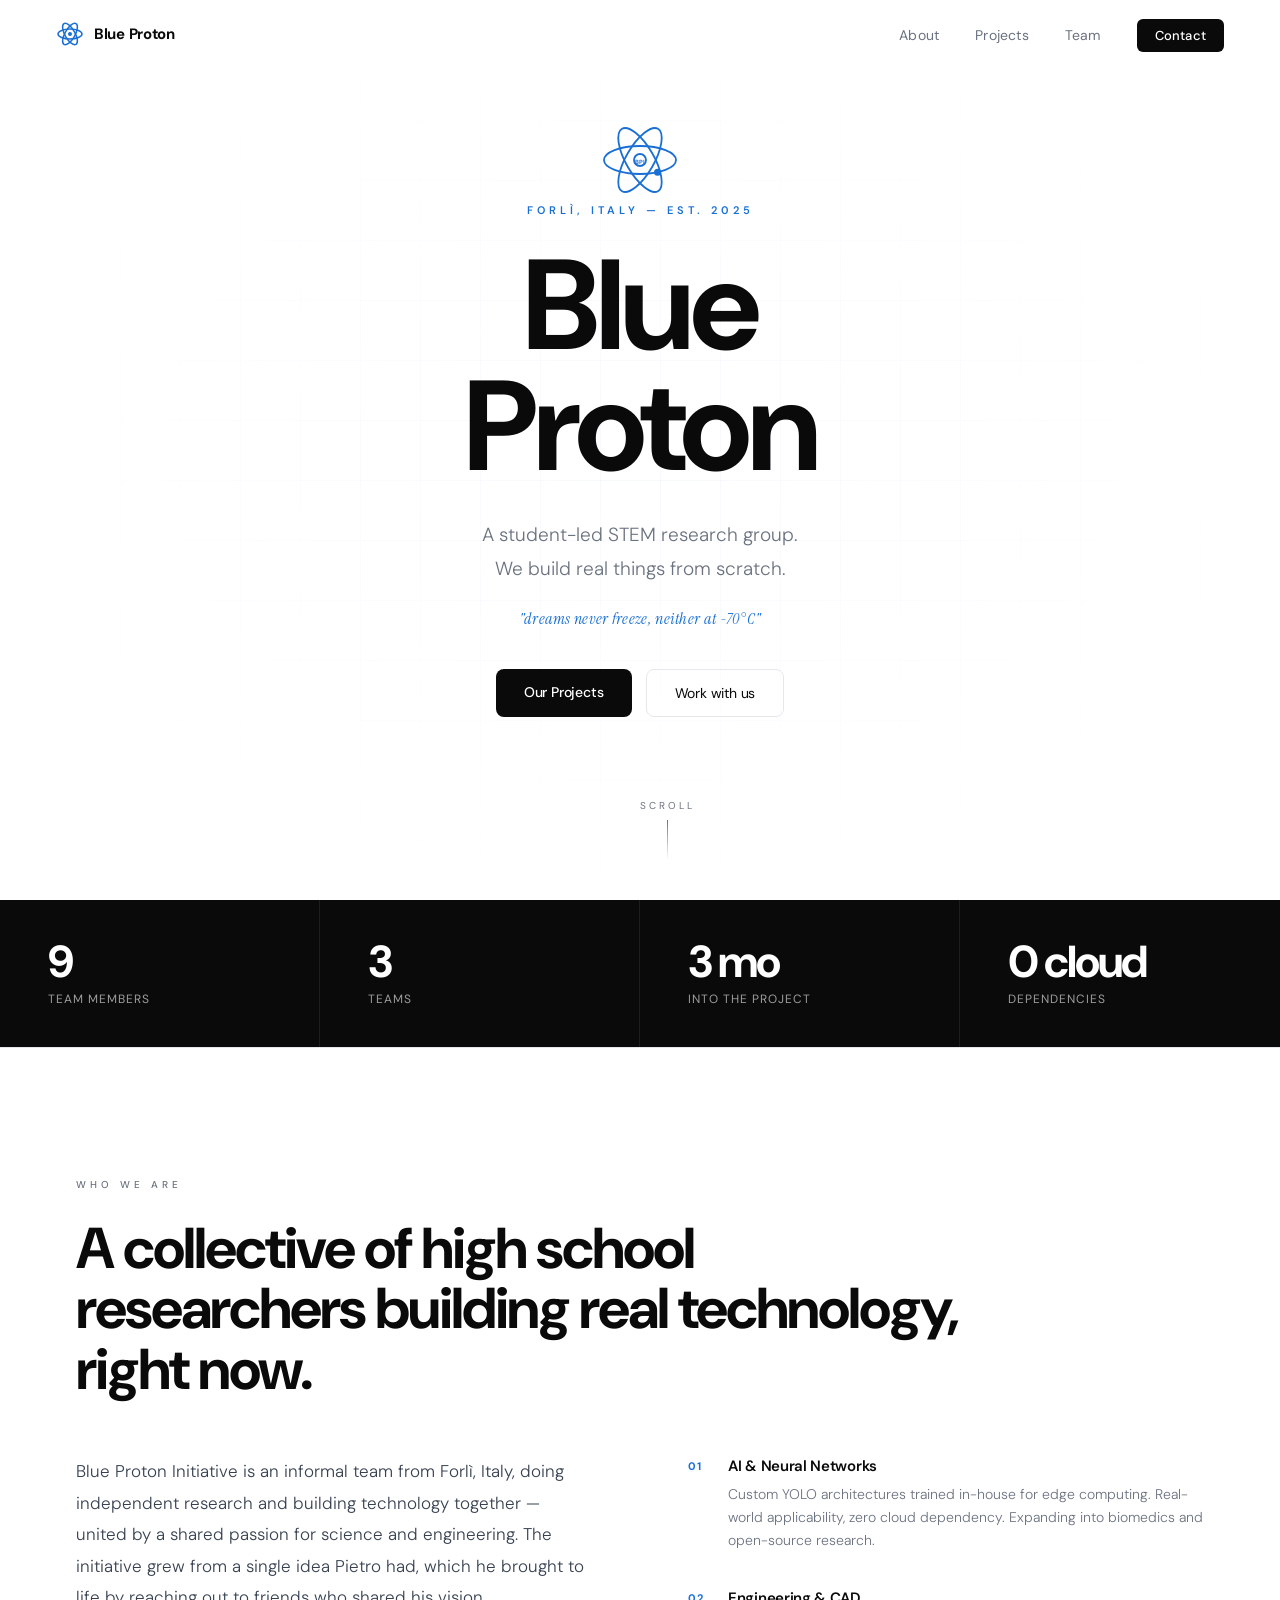
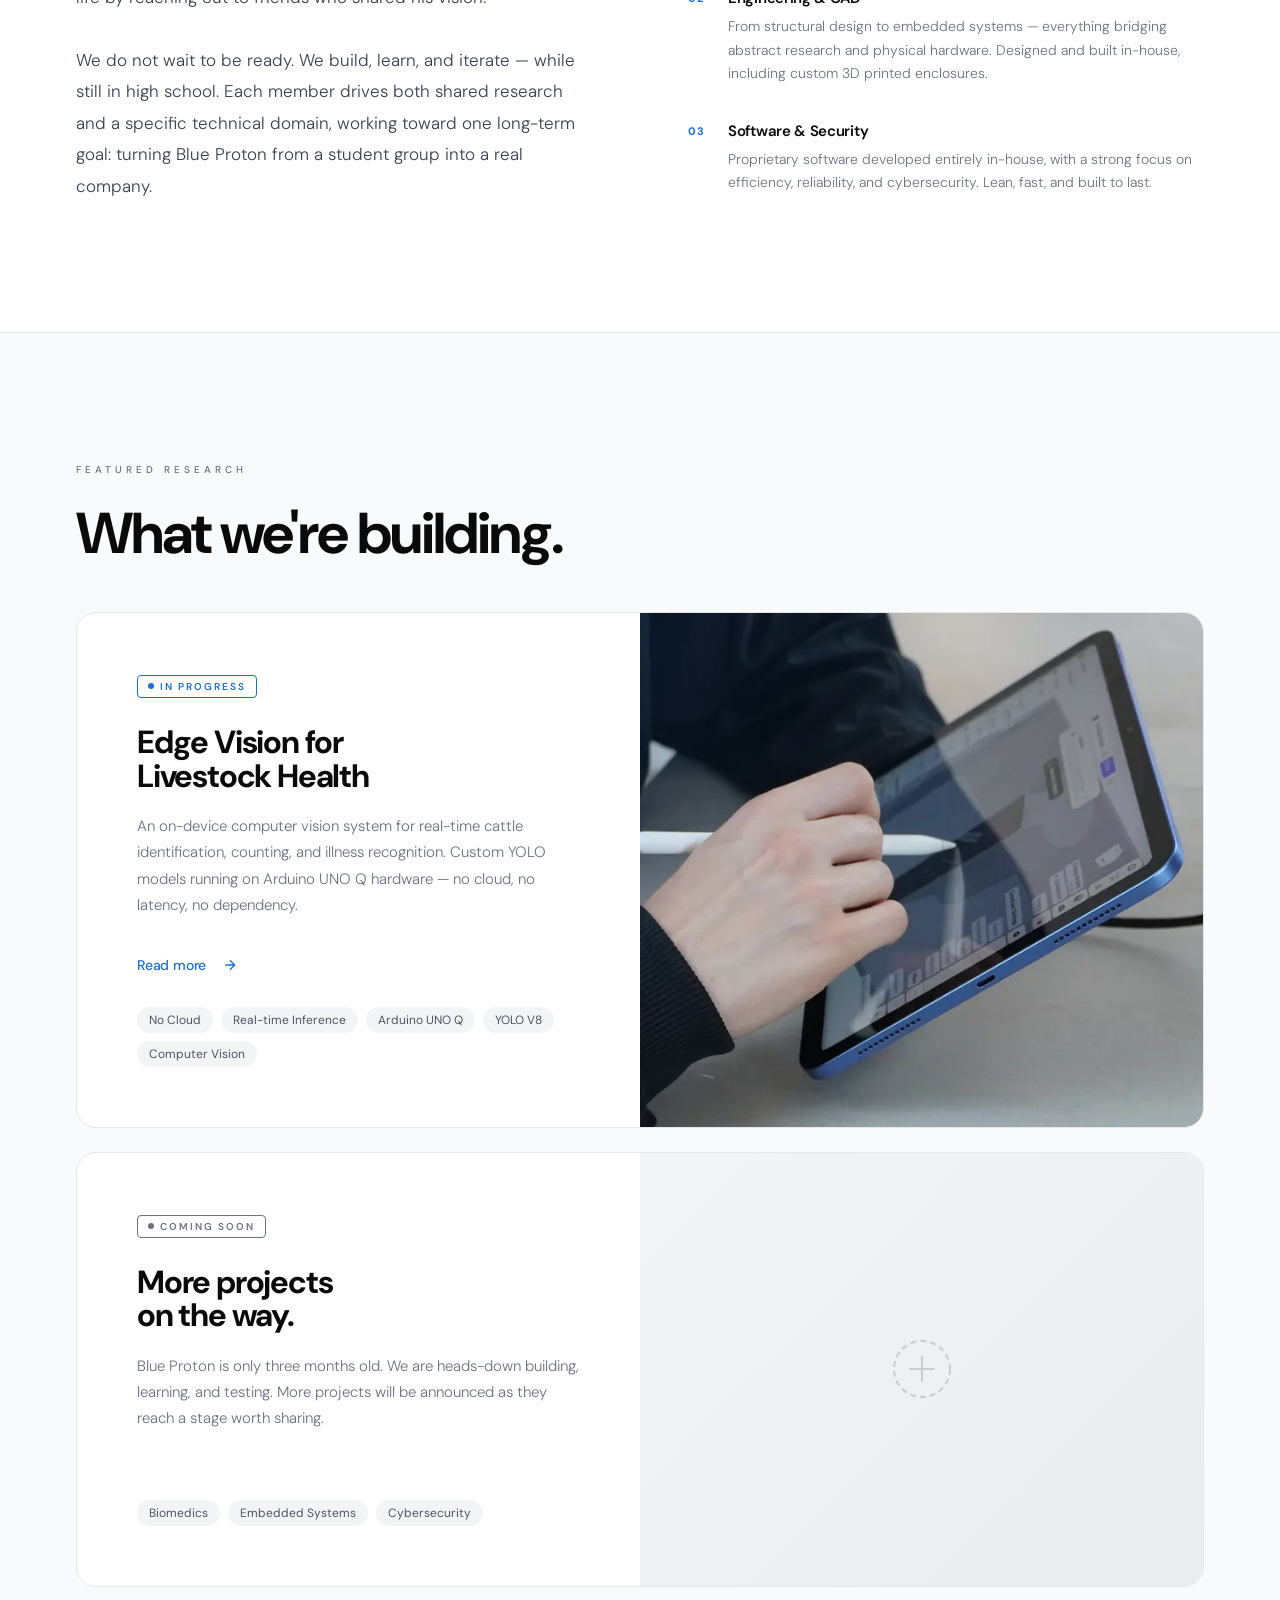
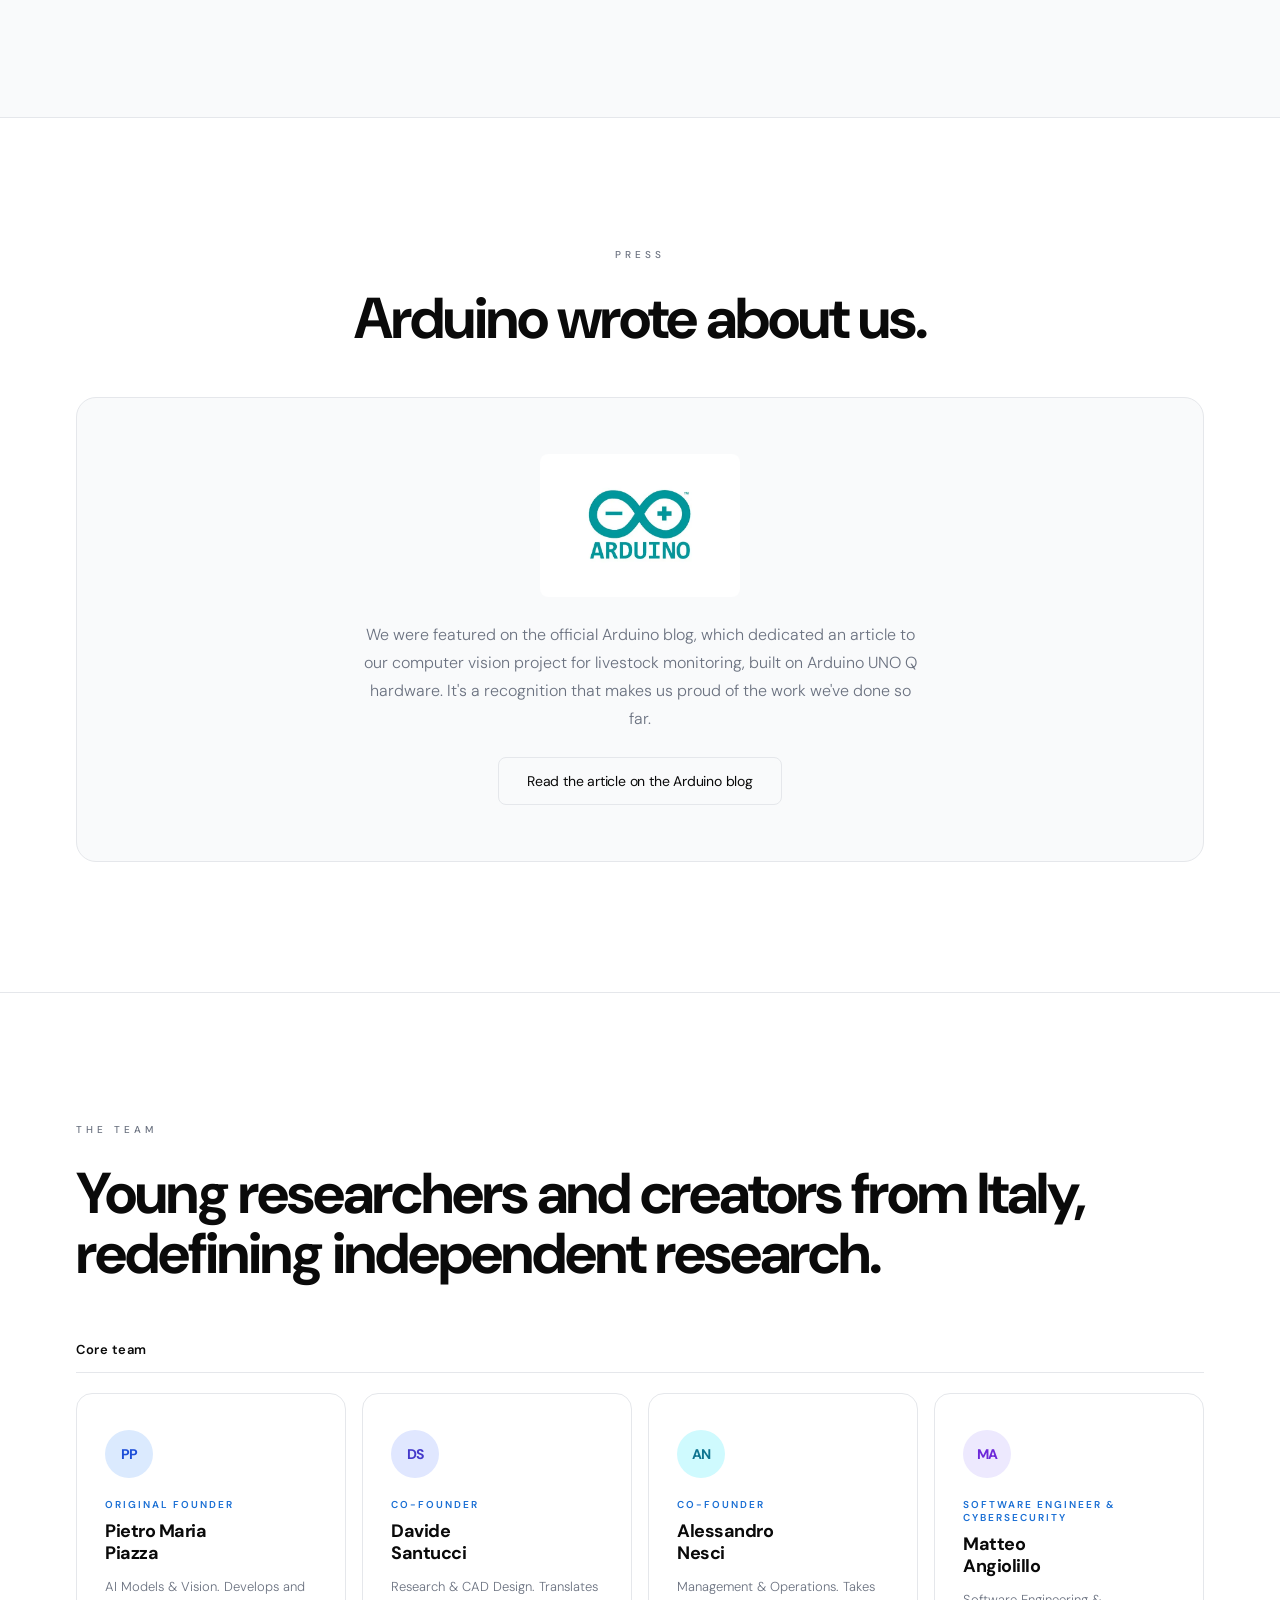
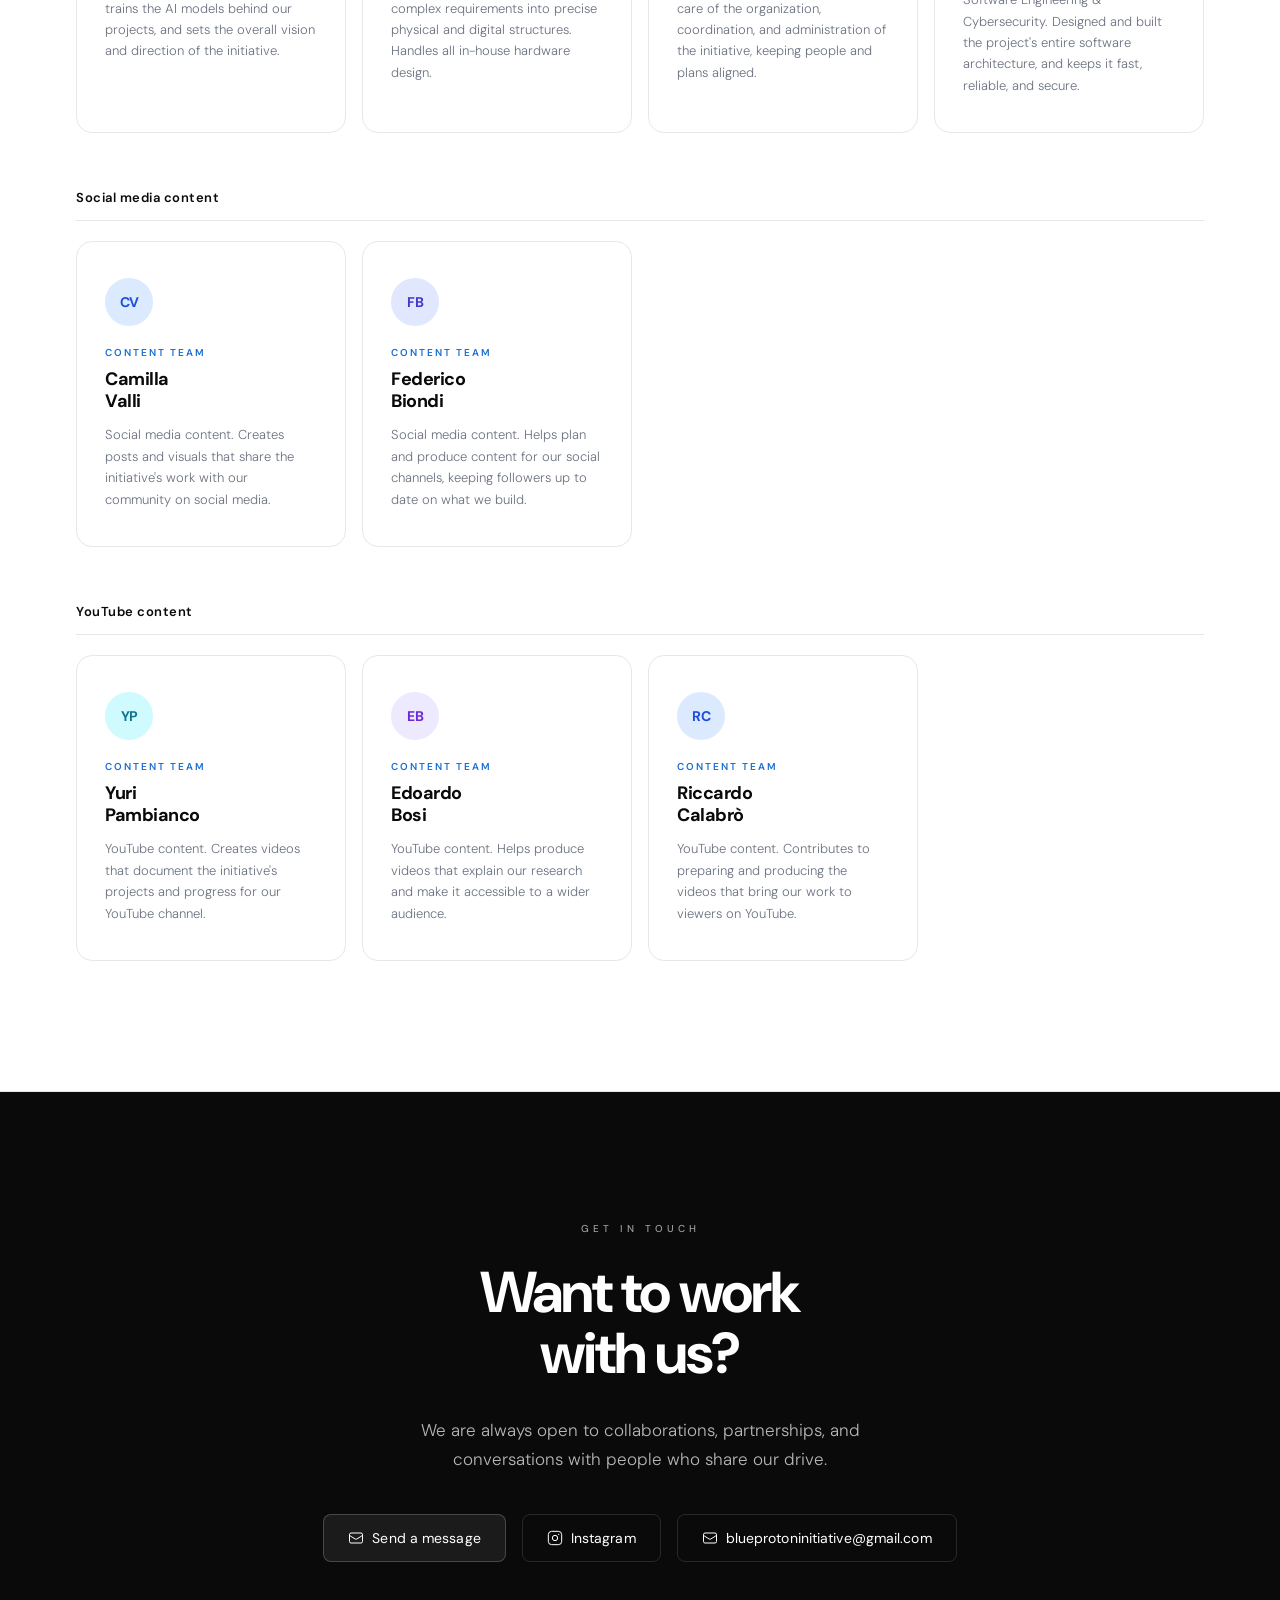
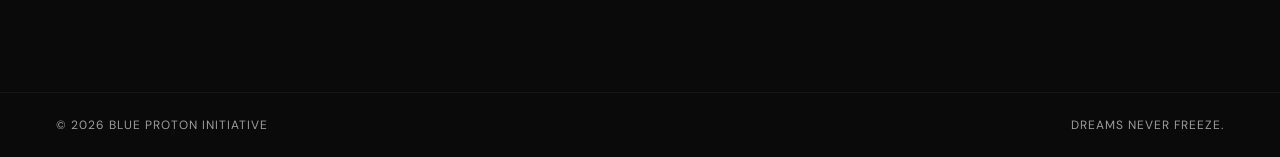
<file: public/index.html>
<!DOCTYPE html>
<html lang="en">
<head>
<meta charset="UTF-8">
<meta name="viewport" content="width=device-width, initial-scale=1">
<title>Blue Proton Initiative — Student-led STEM research from Forlì, Italy</title>
<meta name="description" content="Blue Proton Initiative is a student-led STEM research group from Forlì, Italy, building AI and hardware from scratch, including on-device edge vision for livestock health.">
<link rel="canonical" href="https://blueprotoninitiative.com/">
<meta name="theme-color" content="#1a6fd4">
<link rel="icon" href="/favicon.ico" sizes="any">
<link rel="icon" href="/assets/favicon.svg" type="image/svg+xml">
<link rel="apple-touch-icon" href="/assets/apple-touch-icon.png">
<meta property="og:type" content="website">
<meta property="og:site_name" content="Blue Proton Initiative">
<meta property="og:title" content="Blue Proton Initiative — Student-led STEM research from Forlì, Italy">
<meta property="og:description" content="Blue Proton Initiative is a student-led STEM research group from Forlì, Italy, building AI and hardware from scratch, including on-device edge vision for livestock health.">
<meta property="og:url" content="https://blueprotoninitiative.com/">
<meta property="og:image" content="https://blueprotoninitiative.com/assets/og-image.jpg">
<meta property="og:image:width" content="1200">
<meta property="og:image:height" content="630">
<meta property="og:image:alt" content="A Blue Proton team member designing a 3D enclosure in CAD on a tablet">
<meta property="og:locale" content="en_US">
<meta name="twitter:card" content="summary_large_image">
<meta name="twitter:title" content="Blue Proton Initiative — Student-led STEM research from Forlì, Italy">
<meta name="twitter:description" content="Blue Proton Initiative is a student-led STEM research group from Forlì, Italy, building AI and hardware from scratch, including on-device edge vision for livestock health.">
<meta name="twitter:image" content="https://blueprotoninitiative.com/assets/og-image.jpg">
<meta name="twitter:image:alt" content="A Blue Proton team member designing a 3D enclosure in CAD on a tablet">
<script type="application/ld+json">
{
  "@context": "https://schema.org",
  "@type": "Organization",
  "name": "Blue Proton Initiative",
  "url": "https://blueprotoninitiative.com/",
  "logo": "https://blueprotoninitiative.com/assets/logo.png",
  "sameAs": [
    "https://www.youtube.com/@bpiculture"
  ]
}
</script>
<link rel="preconnect" href="https://fonts.googleapis.com">
<link rel="preconnect" href="https://fonts.gstatic.com" crossorigin>
<link href="https://fonts.googleapis.com/css2?family=DM+Sans:opsz,wght@9..40,300;9..40,400;9..40,500;9..40,700&family=Instrument+Serif:ital@1&display=swap" rel="stylesheet">
<link rel="stylesheet" href="/css/base.css">
<link rel="stylesheet" href="/css/home.css">
<script src="/js/main.js" defer></script>
<script src="/js/home.js" defer></script>
</head>
<body>
<a class="skip-link" href="#main">Skip to content</a>
 
<!-- NAV -->
<nav id="navbar">
  <a href="#home" class="nav-logo">
    <svg viewBox="0 0 28 28" fill="none" stroke="currentColor" stroke-width="1.5" aria-hidden="true">
      <ellipse cx="14" cy="14" rx="12" ry="5" transform="rotate(0 14 14)"/>
      <ellipse cx="14" cy="14" rx="12" ry="5" transform="rotate(60 14 14)"/>
      <ellipse cx="14" cy="14" rx="12" ry="5" transform="rotate(120 14 14)"/>
      <circle cx="14" cy="14" r="2" fill="currentColor" stroke="none"/>
    </svg>
    Blue Proton
  </a>
  <ul class="nav-links">
    <li><a href="#about">About</a></li>
    <li><a href="#projects">Projects</a></li>
    <li><a href="#team">Team</a></li>
    <li><a href="/contact" class="nav-cta">Contact</a></li>
  </ul>
</nav>

<main id="main">
 
<!-- HERO -->
<div id="home">
  <div class="atom-wrapper">
    <svg class="atom-svg" id="atomLogo" aria-hidden="true" viewBox="0 0 80 80" fill="none" xmlns="http://www.w3.org/2000/svg">
      <ellipse cx="40" cy="40" rx="36" ry="14" stroke="#1a6fd4" stroke-width="1.8"/>
      <ellipse cx="40" cy="40" rx="36" ry="14" stroke="#1a6fd4" stroke-width="1.8" transform="rotate(60 40 40)"/>
      <ellipse cx="40" cy="40" rx="36" ry="14" stroke="#1a6fd4" stroke-width="1.8" transform="rotate(120 40 40)"/>
      <circle cx="40" cy="40" r="6" fill="white" stroke="#1a6fd4" stroke-width="1.8"/>
      <text x="40" y="44" text-anchor="middle" font-family="DM Sans, sans-serif" font-size="6" font-weight="700" fill="#1a6fd4">BPI</text>
      <circle id="orbitDot" cx="76" cy="40" r="3.5" fill="#1a6fd4"/>
    </svg>
  </div>
 
  <p class="hero-eyebrow">Forlì, Italy — Est. 2025</p>
  <h1>Blue<br>Proton</h1>
  <p class="hero-sub">A student-led STEM research group.</p>
  <p class="hero-sub">We build real things from scratch.</p>
  <p class="hero-motto">"dreams never freeze, neither at -70°C"</p>
  <div class="hero-buttons">
    <a href="#projects" class="btn-primary">Our Projects</a>
    <a href="/contact" class="btn-secondary">Work with us</a>
  </div>
  <div class="scroll-hint">scroll</div>
</div>
 
<!-- STATS BAR -->
<div class="stats-bar">
  <div class="stat-item">
    <span class="stat-number" data-count="9" data-suffix="">9</span>
    <span class="stat-label">Team members</span>
  </div>
  <div class="stat-item">
    <span class="stat-number" data-count="3" data-suffix="">3</span>
    <span class="stat-label">Teams</span>
  </div>
  <div class="stat-item">
    <span class="stat-number" data-count="3" data-suffix=" mo">3 mo</span>
    <span class="stat-label">Into the project</span>
  </div>
  <div class="stat-item">
    <span class="stat-number" data-count="0" data-suffix=" cloud">0 cloud</span>
    <span class="stat-label">Dependencies</span>
  </div>
</div>
 
<div class="section-divider"></div>
 
<!-- ABOUT -->
<section id="about">
  <p class="section-label reveal">Who we are</p>
  <h2 class="section-headline reveal">A collective of high school<br>researchers building real technology,<br>right now.</h2>
  <div class="about-grid">
    <p class="about-body reveal">
      Blue Proton Initiative is an informal team from Forlì, Italy, doing independent research and building technology together — united by a shared passion for science and engineering. The initiative grew from a single idea Pietro had, which he brought to life by reaching out to friends who shared his vision.<br><br>
      We do not wait to be ready. We build, learn, and iterate — while still in high school. Each member drives both shared research and a specific technical domain, working toward one long-term goal: turning Blue Proton from a student group into a real company.
    </p>
    <div class="about-pillars reveal">
      <div class="pillar">
        <span class="pillar-num">01</span>
        <div>
          <h3>AI & Neural Networks</h3>
          <p>Custom YOLO architectures trained in-house for edge computing. Real-world applicability, zero cloud dependency. Expanding into biomedics and open-source research.</p>
        </div>
      </div>
      <div class="pillar">
        <span class="pillar-num">02</span>
        <div>
          <h3>Engineering & CAD</h3>
          <p>From structural design to embedded systems — everything bridging abstract research and physical hardware. Designed and built in-house, including custom 3D printed enclosures.</p>
        </div>
      </div>
      <div class="pillar">
        <span class="pillar-num">03</span>
        <div>
          <h3>Software & Security</h3>
          <p>Proprietary software developed entirely in-house, with a strong focus on efficiency, reliability, and cybersecurity. Lean, fast, and built to last.</p>
        </div>
      </div>
    </div>
  </div>
</section>
 
<div class="section-divider"></div>
 
<!-- PROJECTS -->
<section id="projects">
  <div class="inner">
    <p class="section-label reveal">Featured Research</p>
    <h2 class="section-headline reveal">What we're building.</h2>
 
    <div class="projects-grid">
      <!-- Project 1 -->
      <div class="project-card reveal">
        <div class="project-content">
          <div>
            <div class="status-badge">
              <div class="status-dot"></div>
              In Progress
            </div>
            <h3 class="project-title">Edge Vision for<br>Livestock Health</h3>
            <p class="project-desc">An on-device computer vision system for real-time cattle identification, counting, and illness recognition. Custom YOLO models running on Arduino UNO Q hardware — no cloud, no latency, no dependency.</p>
            <a href="/project-cattle" class="project-link">
              Read more<span class="visually-hidden"> about Edge Vision for Livestock Health</span>
              <svg viewBox="0 0 24 24" fill="none" stroke="currentColor" stroke-width="2"><path d="M5 12h14M12 5l7 7-7 7"/></svg>
            </a>
          </div>
          <div class="project-tags">
            <span class="tag">No Cloud</span>
            <span class="tag">Real-time Inference</span>
            <span class="tag">Arduino UNO Q</span>
            <span class="tag">YOLO V8</span>
            <span class="tag">Computer Vision</span>
          </div>
        </div>
        <div class="project-visual">
          <img src="/assets/img/cad-tablet-sketch-960.webp"
               srcset="/assets/img/cad-tablet-sketch-640.webp 640w, /assets/img/cad-tablet-sketch-960.webp 960w, /assets/img/cad-tablet-sketch-1280.webp 1280w"
               sizes="(max-width: 960px) calc(100vw - 48px), 620px"
               width="960" height="1200" loading="lazy" decoding="async"
               alt="A team member sketching a CAD design on a tablet with a stylus">
          <div class="project-visual-overlay"></div>
        </div>
      </div>
 
      <!-- Project 2 — Coming Soon -->
      <div class="project-card reveal delay-15">
        <div class="project-content">
          <div>
            <div class="status-badge status-badge--muted">
              <div class="status-dot"></div>
              Coming Soon
            </div>
            <h3 class="project-title">More projects<br>on the way.</h3>
            <p class="project-desc">Blue Proton is only three months old. We are heads-down building, learning, and testing. More projects will be announced as they reach a stage worth sharing.</p>
          </div>
          <div class="project-tags">
            <span class="tag">Biomedics</span>
            <span class="tag">Embedded Systems</span>
            <span class="tag">Cybersecurity</span>
          </div>
        </div>
        <div class="project-visual project-visual--placeholder">
          <svg width="64" height="64" viewBox="0 0 64 64" fill="none" aria-hidden="true">
            <circle cx="32" cy="32" r="28" stroke="#0a0a0a" stroke-width="2" stroke-dasharray="6 4"/>
            <path d="M32 20v24M20 32h24" stroke="#0a0a0a" stroke-width="2" stroke-linecap="round"/>
          </svg>
        </div>
      </div>
    </div>
  </div>
</section>
 
<div class="section-divider"></div>
 
<!-- PRESS -->
<section id="press">
  <p class="section-label reveal">Press</p>
  <h2 class="section-headline reveal">Arduino wrote about us.</h2>
  <div class="press-card reveal">
    <img src="/assets/img/arduino-logo.webp" alt="Arduino logo" class="press-logo" width="655" height="468" loading="lazy" decoding="async">
    <p class="press-text">
      We were featured on the official Arduino blog, which dedicated an article to our computer vision project for livestock monitoring, built on Arduino UNO Q hardware. It's a recognition that makes us proud of the work we've done so far.
    </p>
    <a href="https://blog.arduino.cc/2026/08/27/blue-proton-initiative-four-17-year-olds-are-building-ai-powered-livestock-monitoring-with-arduino/" class="btn-secondary" target="_blank" rel="noopener">Read the article on the Arduino blog</a>
  </div>
</section>
 
<div class="section-divider"></div>
 
<!-- TEAM -->
<section id="team">
  <p class="section-label reveal">The team</p>
  <h2 class="section-headline reveal">Young researchers and creators from Italy,<br>redefining independent research.</h2>

  <div class="team-group" role="group" aria-labelledby="team-core">
    <h3 class="team-group-title reveal" id="team-core">Core team</h3>
    <ul class="team-grid">
      <li class="team-member reveal">
        <div class="member-avatar avatar-blue" aria-hidden="true">PP</div>
        <p class="member-role">Original Founder</p>
        <h4 class="member-name">Pietro Maria<br>Piazza</h4>
        <p class="member-desc">AI Models & Vision. Develops and trains the AI models behind our projects, and sets the overall vision and direction of the initiative.</p>
      </li>
      <li class="team-member reveal">
        <div class="member-avatar avatar-indigo" aria-hidden="true">DS</div>
        <p class="member-role">Co-Founder</p>
        <h4 class="member-name">Davide<br>Santucci</h4>
        <p class="member-desc">Research & CAD Design. Translates complex requirements into precise physical and digital structures. Handles all in-house hardware design.</p>
      </li>
      <li class="team-member reveal">
        <div class="member-avatar avatar-cyan" aria-hidden="true">AN</div>
        <p class="member-role">Co-Founder</p>
        <h4 class="member-name">Alessandro<br>Nesci</h4>
        <p class="member-desc">Management & Operations. Takes care of the organization, coordination, and administration of the initiative, keeping people and plans aligned.</p>
      </li>
      <li class="team-member reveal">
        <div class="member-avatar avatar-violet" aria-hidden="true">MA</div>
        <p class="member-role">Software Engineer & Cybersecurity</p>
        <h4 class="member-name">Matteo<br>Angiolillo</h4>
        <p class="member-desc">Software Engineering & Cybersecurity. Designed and built the project's entire software architecture, and keeps it fast, reliable, and secure.</p>
      </li>
    </ul>
  </div>

  <div class="team-group" role="group" aria-labelledby="team-social">
    <h3 class="team-group-title reveal" id="team-social">Social media content</h3>
    <ul class="team-grid">
      <li class="team-member reveal">
        <div class="member-avatar avatar-blue" aria-hidden="true">CV</div>
        <p class="member-role">Content Team</p>
        <h4 class="member-name">Camilla<br>Valli</h4>
        <p class="member-desc">Social media content. Creates posts and visuals that share the initiative's work with our community on social media.</p>
      </li>
      <li class="team-member reveal">
        <div class="member-avatar avatar-indigo" aria-hidden="true">FB</div>
        <p class="member-role">Content Team</p>
        <h4 class="member-name">Federico<br>Biondi</h4>
        <p class="member-desc">Social media content. Helps plan and produce content for our social channels, keeping followers up to date on what we build.</p>
      </li>
    </ul>
  </div>

  <div class="team-group" role="group" aria-labelledby="team-youtube">
    <h3 class="team-group-title reveal" id="team-youtube">YouTube content</h3>
    <ul class="team-grid">
      <li class="team-member reveal">
        <div class="member-avatar avatar-cyan" aria-hidden="true">YP</div>
        <p class="member-role">Content Team</p>
        <h4 class="member-name">Yuri<br>Pambianco</h4>
        <p class="member-desc">YouTube content. Creates videos that document the initiative's projects and progress for our YouTube channel.</p>
      </li>
      <li class="team-member reveal">
        <div class="member-avatar avatar-violet" aria-hidden="true">EB</div>
        <p class="member-role">Content Team</p>
        <h4 class="member-name">Edoardo<br>Bosi</h4>
        <p class="member-desc">YouTube content. Helps produce videos that explain our research and make it accessible to a wider audience.</p>
      </li>
      <li class="team-member reveal">
        <div class="member-avatar avatar-blue" aria-hidden="true">RC</div>
        <p class="member-role">Content Team</p>
        <h4 class="member-name">Riccardo<br>Calabrò</h4>
        <p class="member-desc">YouTube content. Contributes to preparing and producing the videos that bring our work to viewers on YouTube.</p>
      </li>
    </ul>
  </div>
</section>
 
<div class="section-divider"></div>
 
<!-- CONTACT -->
<section id="contact">
  <div class="inner">
    <p class="section-label reveal">Get in touch</p>
    <h2 class="section-headline reveal">Want to work<br>with us?</h2>
    <p class="contact-intro reveal">
      We are always open to collaborations, partnerships, and conversations with people who share our drive.
    </p>
    <div class="contact-links reveal">
      <a href="/contact" class="contact-link contact-link--primary">
        <svg viewBox="0 0 24 24" fill="none" stroke="currentColor" stroke-width="1.5"><path d="M21.75 6.75v10.5a2.25 2.25 0 01-2.25 2.25h-15a2.25 2.25 0 01-2.25-2.25V6.75m19.5 0A2.25 2.25 0 0019.5 4.5h-15a2.25 2.25 0 00-2.25 2.25m19.5 0v.243a2.25 2.25 0 01-1.07 1.916l-7.5 4.615a2.25 2.25 0 01-2.36 0L3.32 8.91a2.25 2.25 0 01-1.07-1.916V6.75"/></svg>
        Send a message
      </a>
      <a href="https://www.instagram.com/blueproton_initiative" target="_blank" rel="noopener" class="contact-link">
        <svg viewBox="0 0 24 24" fill="none" stroke="currentColor" stroke-width="1.5"><rect x="2" y="2" width="20" height="20" rx="5" ry="5"/><circle cx="12" cy="12" r="4"/><circle cx="17.5" cy="6.5" r="1" fill="currentColor" stroke="none"/></svg>
        Instagram
      </a>
      <a href="mailto:blueprotoninitiative@gmail.com" class="contact-link">
        <svg viewBox="0 0 24 24" fill="none" stroke="currentColor" stroke-width="1.5"><path d="M21.75 6.75v10.5a2.25 2.25 0 01-2.25 2.25h-15a2.25 2.25 0 01-2.25-2.25V6.75m19.5 0A2.25 2.25 0 0019.5 4.5h-15a2.25 2.25 0 00-2.25 2.25m19.5 0v.243a2.25 2.25 0 01-1.07 1.916l-7.5 4.615a2.25 2.25 0 01-2.36 0L3.32 8.91a2.25 2.25 0 01-1.07-1.916V6.75"/></svg>
        blueprotoninitiative@gmail.com
      </a>
    </div>
  </div>
</section>
 
</main>

<footer>
  <span>© 2026 Blue Proton Initiative</span>
  <span>Dreams never freeze.</span>
</footer>
 
</body>
</html>
</file>
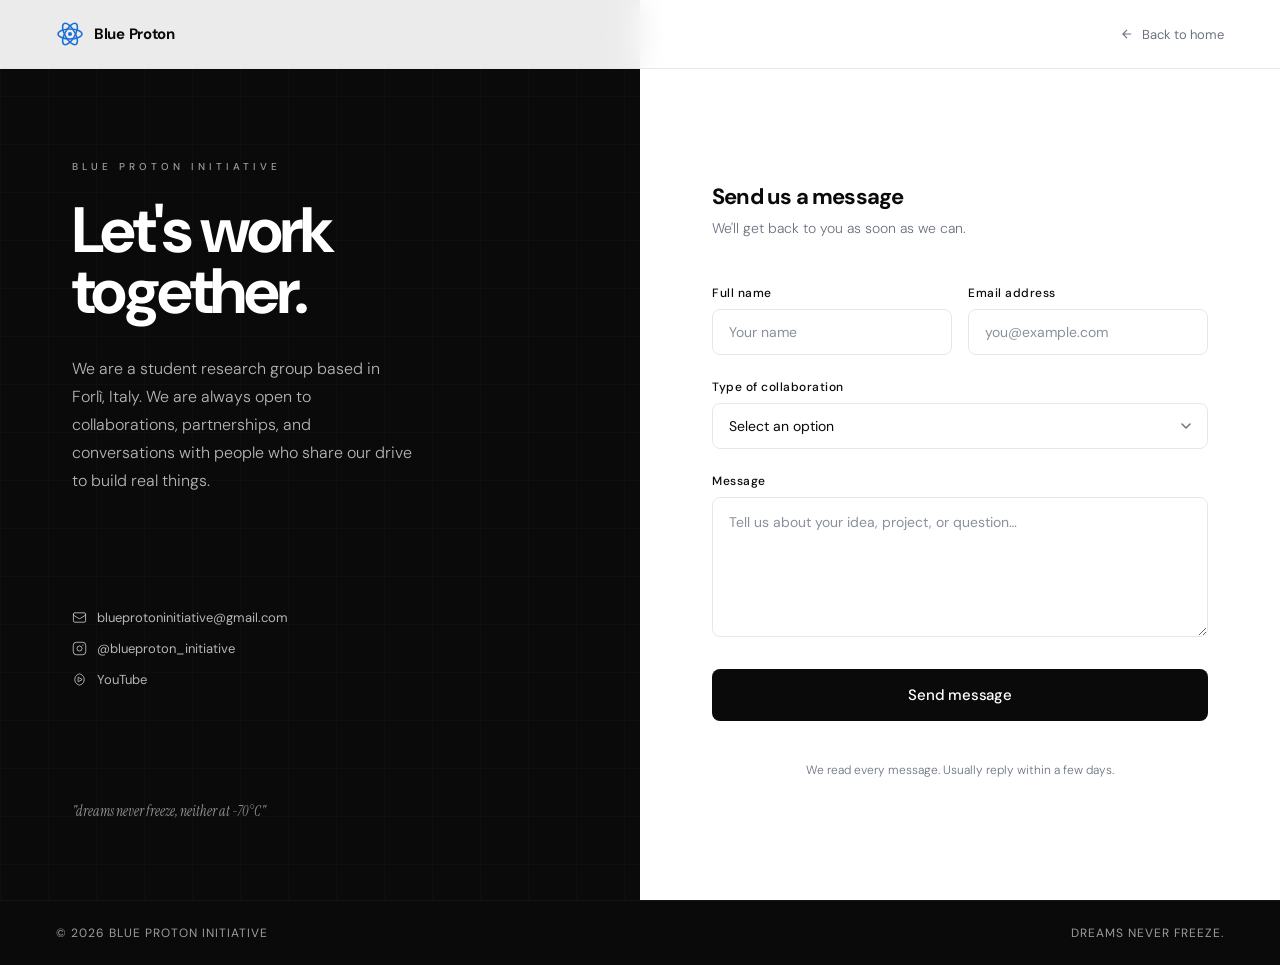
<file: public/contact.html>
<!DOCTYPE html>
<html lang="en">
<head>
<meta charset="UTF-8">
<meta name="viewport" content="width=device-width, initial-scale=1">
<title>Contact — Blue Proton Initiative</title>
<meta name="description" content="Get in touch with Blue Proton Initiative, a student research group from Forlì, Italy, about research collaborations, partnerships, sponsorship or press.">
<link rel="canonical" href="https://blueprotoninitiative.com/contact">
<meta name="theme-color" content="#1a6fd4">
<link rel="icon" href="/favicon.ico" sizes="any">
<link rel="icon" href="/assets/favicon.svg" type="image/svg+xml">
<link rel="apple-touch-icon" href="/assets/apple-touch-icon.png">
<meta property="og:type" content="website">
<meta property="og:site_name" content="Blue Proton Initiative">
<meta property="og:title" content="Contact — Blue Proton Initiative">
<meta property="og:description" content="Get in touch with Blue Proton Initiative, a student research group from Forlì, Italy, about research collaborations, partnerships, sponsorship or press.">
<meta property="og:url" content="https://blueprotoninitiative.com/contact">
<meta property="og:image" content="https://blueprotoninitiative.com/assets/og-image.jpg">
<meta property="og:image:width" content="1200">
<meta property="og:image:height" content="630">
<meta property="og:image:alt" content="A Blue Proton team member designing a 3D enclosure in CAD on a tablet">
<meta property="og:locale" content="en_US">
<meta name="twitter:card" content="summary_large_image">
<meta name="twitter:title" content="Contact — Blue Proton Initiative">
<meta name="twitter:description" content="Get in touch with Blue Proton Initiative, a student research group from Forlì, Italy, about research collaborations, partnerships, sponsorship or press.">
<meta name="twitter:image" content="https://blueprotoninitiative.com/assets/og-image.jpg">
<meta name="twitter:image:alt" content="A Blue Proton team member designing a 3D enclosure in CAD on a tablet">
<link rel="preconnect" href="https://fonts.googleapis.com">
<link rel="preconnect" href="https://fonts.gstatic.com" crossorigin>
<link href="https://fonts.googleapis.com/css2?family=DM+Sans:opsz,wght@9..40,300;9..40,400;9..40,500;9..40,700&family=Instrument+Serif:ital@1&display=swap" rel="stylesheet">
<link rel="stylesheet" href="/css/base.css">
<link rel="stylesheet" href="/css/contact.css">
<script src="/js/main.js" defer></script>
<script src="/js/contact.js" defer></script>
</head>
<body>
<a class="skip-link" href="#main">Skip to content</a>

<!-- NAV -->
<nav id="navbar">
  <a href="/" class="nav-logo">
    <svg viewBox="0 0 28 28" fill="none" stroke="currentColor" stroke-width="1.5" aria-hidden="true">
      <ellipse cx="14" cy="14" rx="12" ry="5" transform="rotate(0 14 14)"/>
      <ellipse cx="14" cy="14" rx="12" ry="5" transform="rotate(60 14 14)"/>
      <ellipse cx="14" cy="14" rx="12" ry="5" transform="rotate(120 14 14)"/>
      <circle cx="14" cy="14" r="2" fill="currentColor" stroke="none"/>
    </svg>
    Blue Proton
  </a>
  <a href="/" class="nav-back">
    <svg viewBox="0 0 24 24" fill="none" stroke="currentColor" stroke-width="2"><path d="M19 12H5M12 5l-7 7 7 7"/></svg>
    Back to home
  </a>
</nav>

<main id="main">

<div class="page-wrapper">

  <!-- LEFT -->
  <div class="left-panel">
    <div class="left-content">
      <p class="left-eyebrow">Blue Proton Initiative</p>
      <h1 class="left-title">Let's work<br>together.</h1>
      <p class="left-desc">
        We are a student research group based in Forlì, Italy. We are always open to collaborations, partnerships, and conversations with people who share our drive to build real things.
      </p>
    </div>
    <div class="left-links">
      <a href="mailto:blueprotoninitiative@gmail.com" class="left-link">
        <svg viewBox="0 0 24 24" fill="none" stroke="currentColor" stroke-width="1.5"><path d="M21.75 6.75v10.5a2.25 2.25 0 01-2.25 2.25h-15a2.25 2.25 0 01-2.25-2.25V6.75m19.5 0A2.25 2.25 0 0019.5 4.5h-15a2.25 2.25 0 00-2.25 2.25m19.5 0v.243a2.25 2.25 0 01-1.07 1.916l-7.5 4.615a2.25 2.25 0 01-2.36 0L3.32 8.91a2.25 2.25 0 01-1.07-1.916V6.75"/></svg>
        blueprotoninitiative@gmail.com
      </a>
      <a href="https://www.instagram.com/blueproton_initiative" target="_blank" rel="noopener" class="left-link">
        <svg viewBox="0 0 24 24" fill="none" stroke="currentColor" stroke-width="1.5"><rect x="2" y="2" width="20" height="20" rx="5" ry="5"/><circle cx="12" cy="12" r="4"/><circle cx="17.5" cy="6.5" r="1" fill="currentColor" stroke="none"/></svg>
        @blueproton_initiative
      </a>
      <a href="https://www.youtube.com/@bpiculture" target="_blank" rel="noopener noreferrer" class="left-link">
        <svg viewBox="0 0 24 24" fill="none" stroke="currentColor" stroke-width="1.5"><path d="M15.91 11.672a.375.375 0 010 .656l-5.603 3.113a.375.375 0 01-.557-.328V8.887c0-.286.307-.466.557-.327l5.603 3.112z"/><path d="M19.5 12c0 7.5-7.5 9-7.5 9S4.5 19.5 4.5 12c0-7.5 7.5-9 7.5-9s7.5 1.5 7.5 9z"/></svg>
        YouTube
      </a>
    </div>
    <p class="left-motto">"dreams never freeze, neither at -70°C"</p>
  </div>

  <!-- RIGHT -->
  <div class="right-panel">
    <h2 class="form-title">Send us a message</h2>
    <p class="form-subtitle">We'll get back to you as soon as we can.</p>

    <!-- Submissions go to Formspree; js/contact.js posts them via fetch. -->
    <form
      class="contact-form"
      id="contactForm"
      action="https://formspree.io/f/xaqkzzrz"
      method="POST"
    >
      <div class="form-row">
        <div class="form-group">
          <label class="form-label" for="name">Full name</label>
          <input class="form-input" type="text" id="name" name="name" placeholder="Your name" required>
        </div>
        <div class="form-group">
          <label class="form-label" for="email">Email address</label>
          <input class="form-input" type="email" id="email" name="email" placeholder="you@example.com" required>
        </div>
      </div>

      <div class="form-group">
        <label class="form-label" for="type">Type of collaboration</label>
        <select class="form-select" id="type" name="collaboration_type" required>
          <option value="" disabled selected>Select an option</option>
          <option value="research">Research collaboration</option>
          <option value="hardware">Hardware / component partnership</option>
          <option value="agriculture">Agricultural application</option>
          <option value="sponsorship">Sponsorship</option>
          <option value="media">Media / press</option>
          <option value="other">Other</option>
        </select>
      </div>

      <div class="form-group">
        <label class="form-label" for="message">Message</label>
        <textarea class="form-textarea" id="message" name="message" placeholder="Tell us about your idea, project, or question…" required></textarea>
      </div>

      <!-- Honeypot anti-spam: hidden from people and assistive tech, left for bots -->
      <div class="visually-hidden" aria-hidden="true">
        <label for="gotcha">Leave this field empty</label>
        <input type="text" id="gotcha" name="_gotcha" tabindex="-1" autocomplete="off">
      </div>

      <button type="submit" class="form-submit" id="submitBtn">Send message</button>
      <p class="form-footer-note">We read every message. Usually reply within a few days.</p>
    </form>

    <div class="success-state" id="successState" role="status" tabindex="-1">
      <div class="success-icon">
        <svg viewBox="0 0 24 24" fill="none" stroke="currentColor" stroke-width="2"><path d="M9 12.75L11.25 15 15 9.75M21 12a9 9 0 11-18 0 9 9 0 0118 0z"/></svg>
      </div>
      <div>
        <h3>Message sent.</h3>
        <p>Thanks for reaching out. We'll get back to you as soon as we can.</p>
      </div>
    </div>
  </div>

</div>

</main>

<footer>
  <span>© 2026 Blue Proton Initiative</span>
  <span>Dreams never freeze.</span>
</footer>

</body>
</html>
</file>
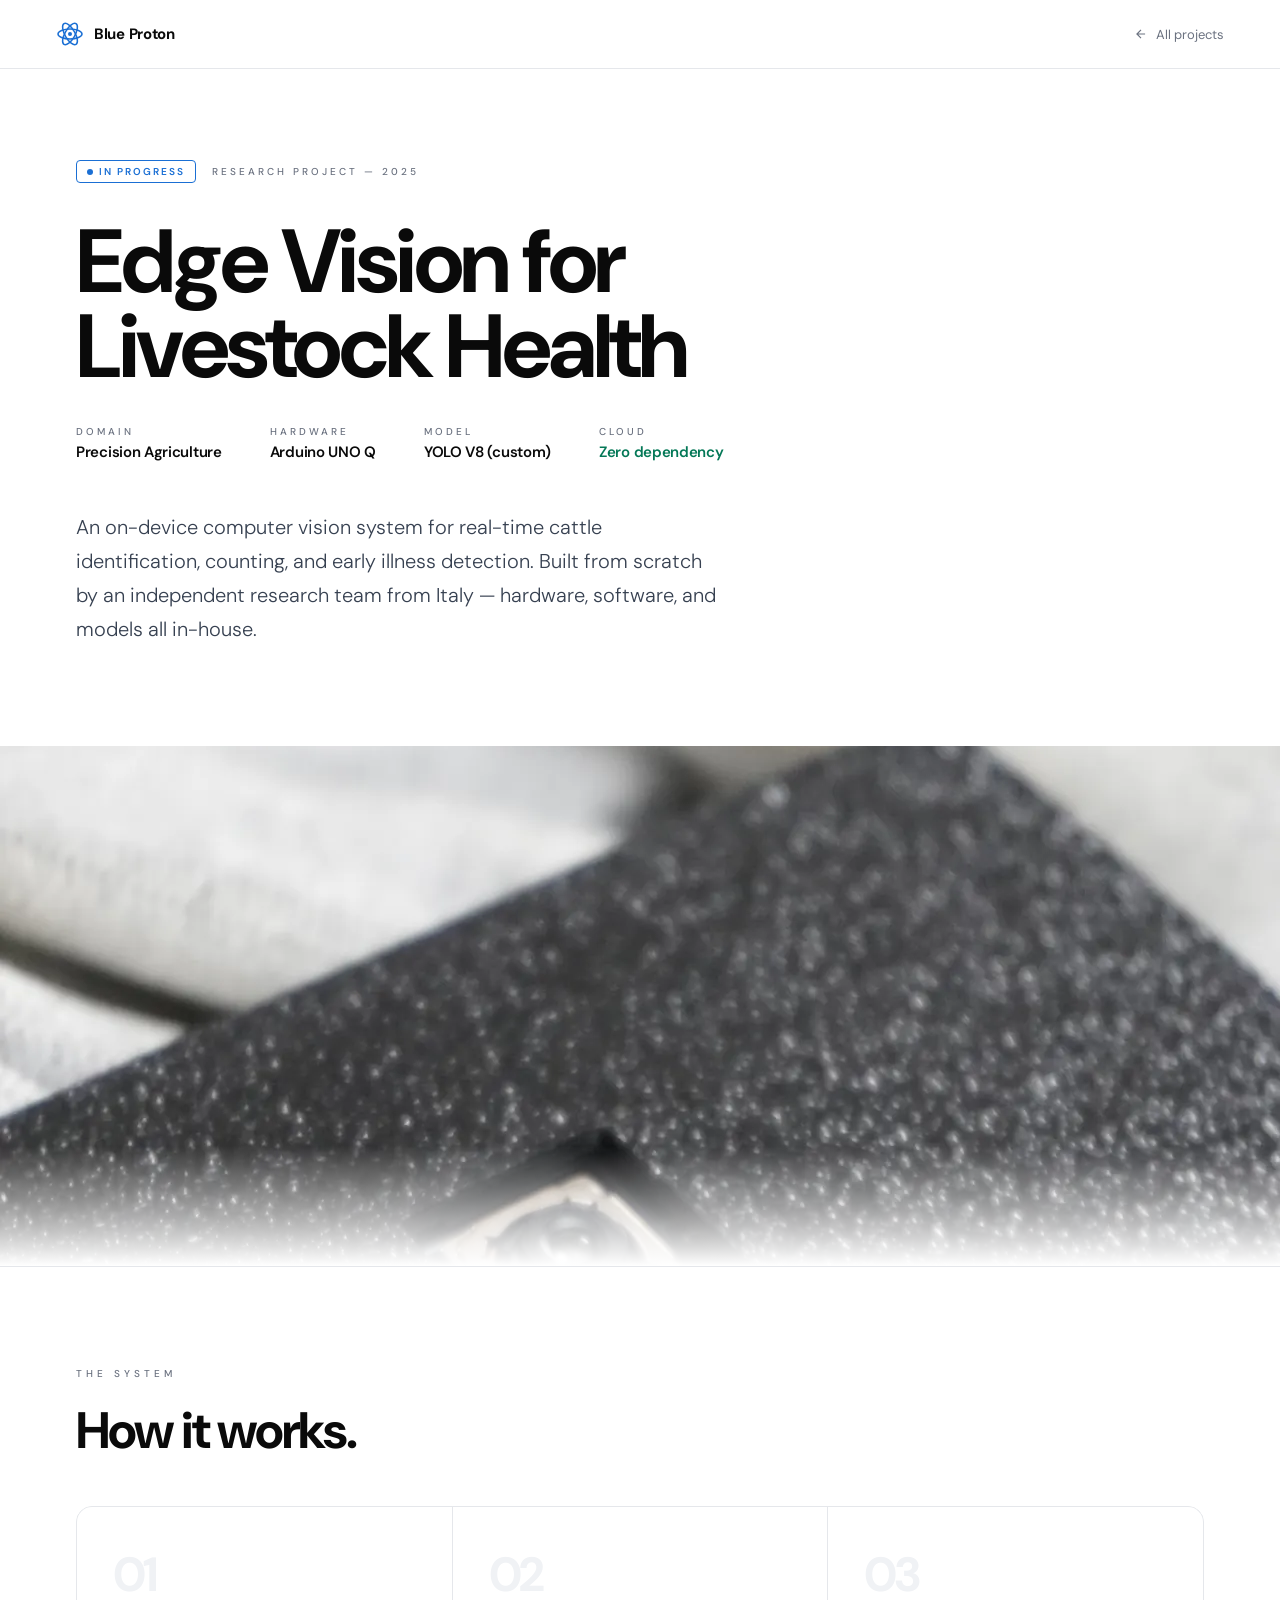
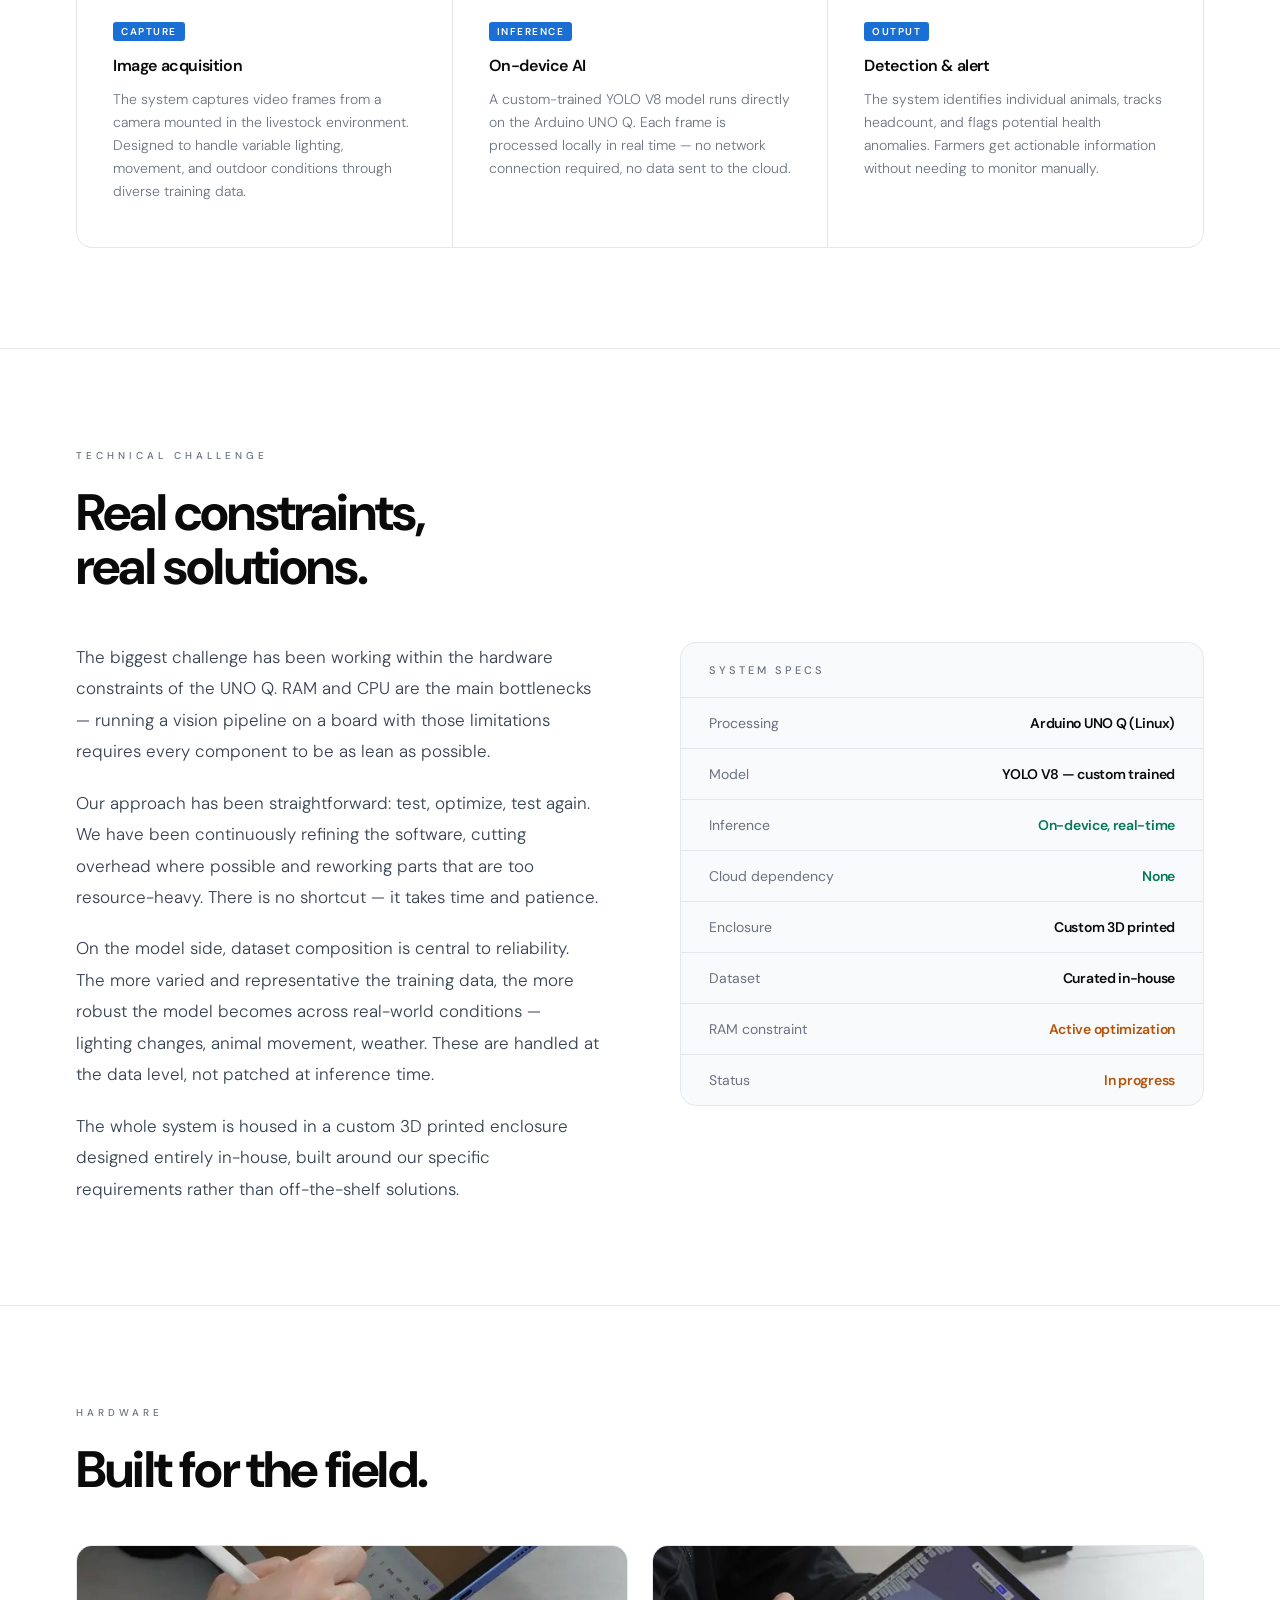
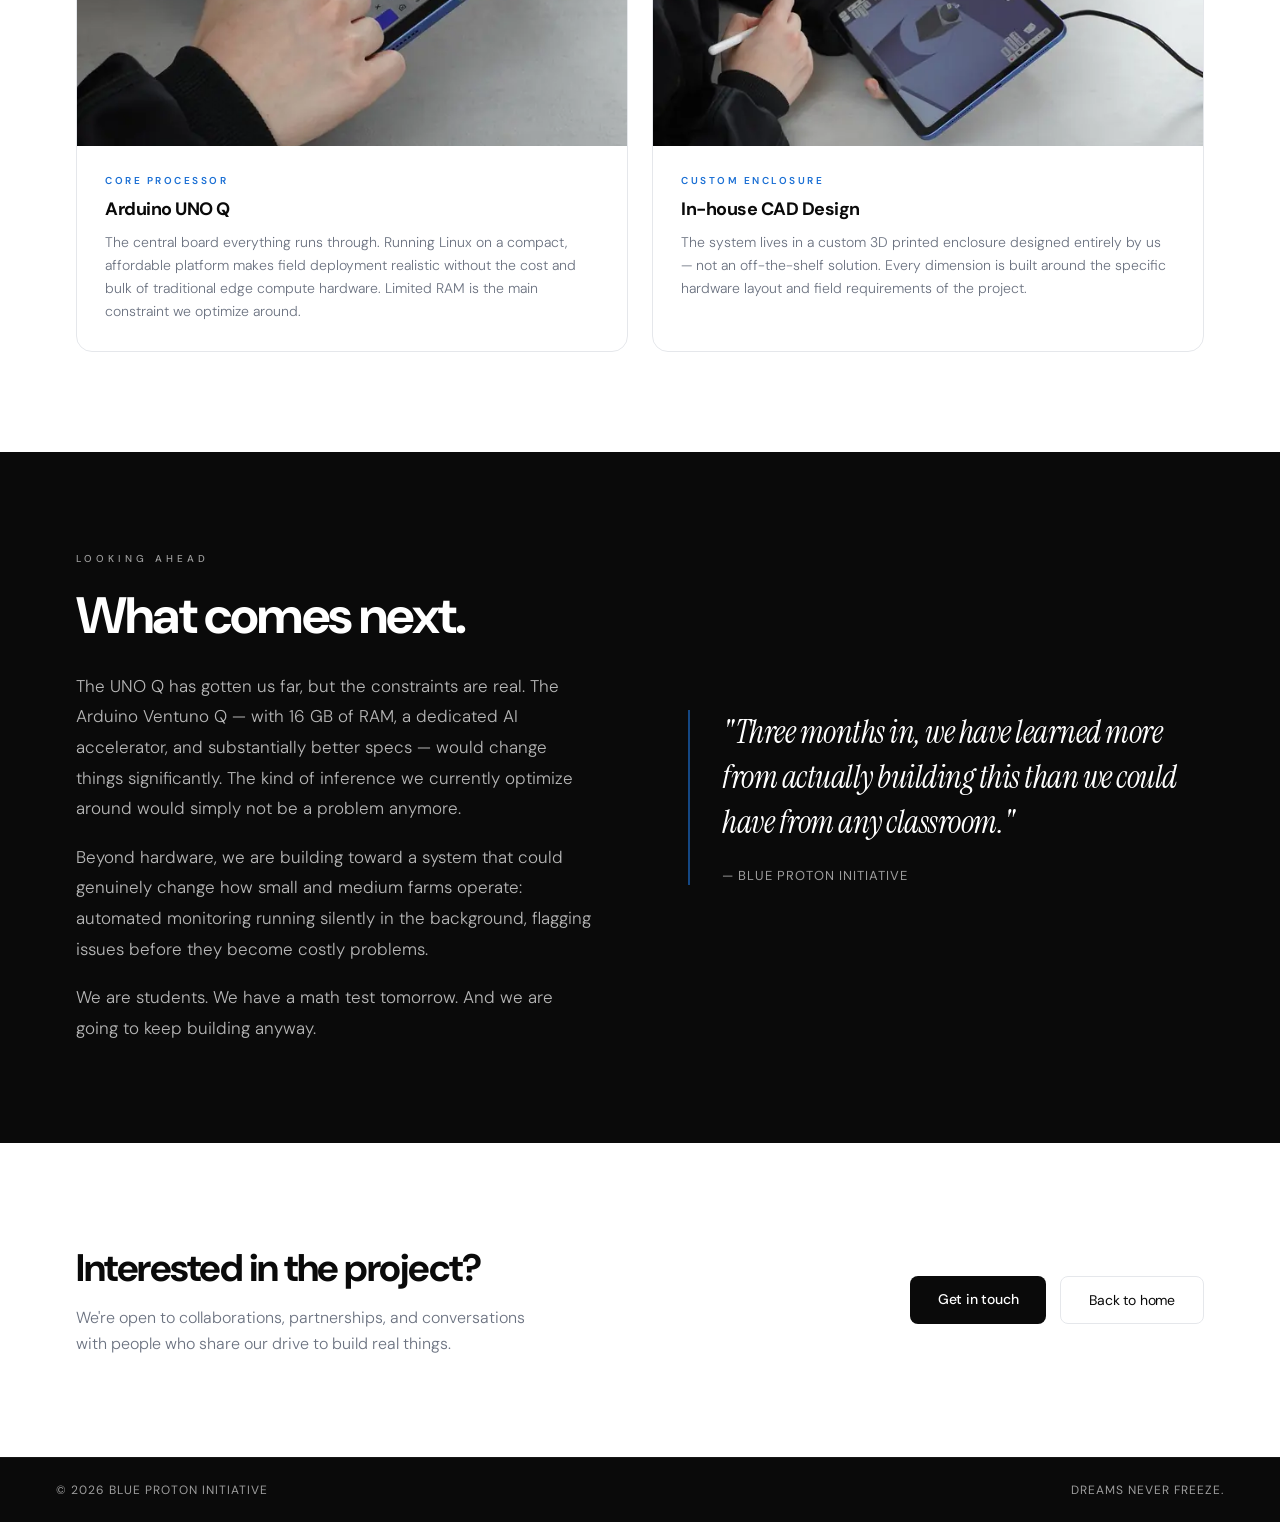
<file: public/project-cattle.html>
<!DOCTYPE html>
<html lang="en">
<head>
<meta charset="UTF-8">
<meta name="viewport" content="width=device-width, initial-scale=1">
<title>Edge Vision for Livestock Health — Blue Proton Initiative</title>
<meta name="description" content="An on-device computer vision system for real-time cattle identification, counting and early illness detection, running a custom YOLO V8 model on Arduino UNO Q with no cloud.">
<link rel="canonical" href="https://blueprotoninitiative.com/project-cattle">
<meta name="theme-color" content="#1a6fd4">
<link rel="icon" href="/favicon.ico" sizes="any">
<link rel="icon" href="/assets/favicon.svg" type="image/svg+xml">
<link rel="apple-touch-icon" href="/assets/apple-touch-icon.png">
<meta property="og:type" content="website">
<meta property="og:site_name" content="Blue Proton Initiative">
<meta property="og:title" content="Edge Vision for Livestock Health — Blue Proton Initiative">
<meta property="og:description" content="An on-device computer vision system for real-time cattle identification, counting and early illness detection, running a custom YOLO V8 model on Arduino UNO Q with no cloud.">
<meta property="og:url" content="https://blueprotoninitiative.com/project-cattle">
<meta property="og:image" content="https://blueprotoninitiative.com/assets/og-image.jpg">
<meta property="og:image:width" content="1200">
<meta property="og:image:height" content="630">
<meta property="og:image:alt" content="A Blue Proton team member designing a 3D enclosure in CAD on a tablet">
<meta property="og:locale" content="en_US">
<meta name="twitter:card" content="summary_large_image">
<meta name="twitter:title" content="Edge Vision for Livestock Health — Blue Proton Initiative">
<meta name="twitter:description" content="An on-device computer vision system for real-time cattle identification, counting and early illness detection, running a custom YOLO V8 model on Arduino UNO Q with no cloud.">
<meta name="twitter:image" content="https://blueprotoninitiative.com/assets/og-image.jpg">
<meta name="twitter:image:alt" content="A Blue Proton team member designing a 3D enclosure in CAD on a tablet">
<link rel="preconnect" href="https://fonts.googleapis.com">
<link rel="preconnect" href="https://fonts.gstatic.com" crossorigin>
<link href="https://fonts.googleapis.com/css2?family=DM+Sans:opsz,wght@9..40,300;9..40,400;9..40,500;9..40,700&family=Instrument+Serif:ital@1&display=swap" rel="stylesheet">
<link rel="stylesheet" href="/css/base.css">
<link rel="stylesheet" href="/css/project.css">
<script src="/js/main.js" defer></script>
</head>
<body>
<a class="skip-link" href="#main">Skip to content</a>

<!-- NAV -->
<nav id="navbar">
  <a href="/" class="nav-logo">
    <svg viewBox="0 0 28 28" fill="none" stroke="currentColor" stroke-width="1.5" aria-hidden="true">
      <ellipse cx="14" cy="14" rx="12" ry="5" transform="rotate(0 14 14)"/>
      <ellipse cx="14" cy="14" rx="12" ry="5" transform="rotate(60 14 14)"/>
      <ellipse cx="14" cy="14" rx="12" ry="5" transform="rotate(120 14 14)"/>
      <circle cx="14" cy="14" r="2" fill="currentColor" stroke="none"/>
    </svg>
    Blue Proton
  </a>
  <a href="/#projects" class="nav-back">
    <svg viewBox="0 0 24 24" fill="none" stroke="currentColor" stroke-width="2"><path d="M19 12H5M12 5l-7 7 7 7"/></svg>
    All projects
  </a>
</nav>

<main id="main">

<!-- HERO -->
<div class="project-hero">
  <div class="project-eyebrow">
    <div class="status-badge">
      <div class="status-dot"></div>
      In Progress
    </div>
    <span class="eyebrow-label">Research Project — 2025</span>
  </div>
  <h1>Edge Vision for<br>Livestock Health</h1>
  <div class="project-hero-meta">
    <div class="meta-item">
      <span class="meta-label">Domain</span>
      <span class="meta-value">Precision Agriculture</span>
    </div>
    <div class="meta-item">
      <span class="meta-label">Hardware</span>
      <span class="meta-value">Arduino UNO Q</span>
    </div>
    <div class="meta-item">
      <span class="meta-label">Model</span>
      <span class="meta-value">YOLO V8 (custom)</span>
    </div>
    <div class="meta-item">
      <span class="meta-label">Cloud</span>
      <span class="meta-value good">Zero dependency</span>
    </div>
  </div>
  <p class="project-hero-desc">
    An on-device computer vision system for real-time cattle identification, counting, and early illness detection. Built from scratch by an independent research team from Italy — hardware, software, and models all in-house.
  </p>
</div>

<!-- HERO IMAGE -->
<div class="hero-image-strip">
  <img src="/assets/img/enclosure-camera-1280.webp"
       srcset="/assets/img/enclosure-camera-768.webp 768w, /assets/img/enclosure-camera-1280.webp 1280w, /assets/img/enclosure-camera-1920.webp 1920w"
       sizes="100vw" width="1280" height="853" fetchpriority="high" decoding="async"
       alt="Close-up of the custom 3D printed enclosure with its camera module">
</div>

<div class="section-divider"></div>

<!-- HOW IT WORKS -->
<div class="page-section">
  <p class="section-label reveal">The system</p>
  <h2 class="section-headline reveal">How it works.</h2>

  <div class="steps-grid reveal">
    <div class="step">
      <div class="step-number">01</div>
      <span class="step-tag">Capture</span>
      <h3>Image acquisition</h3>
      <p>The system captures video frames from a camera mounted in the livestock environment. Designed to handle variable lighting, movement, and outdoor conditions through diverse training data.</p>
    </div>
    <div class="step">
      <div class="step-number">02</div>
      <span class="step-tag">Inference</span>
      <h3>On-device AI</h3>
      <p>A custom-trained YOLO V8 model runs directly on the Arduino UNO Q. Each frame is processed locally in real time — no network connection required, no data sent to the cloud.</p>
    </div>
    <div class="step">
      <div class="step-number">03</div>
      <span class="step-tag">Output</span>
      <h3>Detection & alert</h3>
      <p>The system identifies individual animals, tracks headcount, and flags potential health anomalies. Farmers get actionable information without needing to monitor manually.</p>
    </div>
  </div>
</div>

<div class="section-divider"></div>

<!-- TECHNICAL CHALLENGE -->
<div class="page-section">
  <p class="section-label reveal">Technical challenge</p>
  <h2 class="section-headline reveal">Real constraints,<br>real solutions.</h2>

  <div class="challenge-grid">
    <div class="challenge-body reveal">
      <p>
        The biggest challenge has been working within the hardware constraints of the UNO Q. RAM and CPU are the main bottlenecks — running a vision pipeline on a board with those limitations requires every component to be as lean as possible.
      </p>
      <p>
        Our approach has been straightforward: test, optimize, test again. We have been continuously refining the software, cutting overhead where possible and reworking parts that are too resource-heavy. There is no shortcut — it takes time and patience.
      </p>
      <p>
        On the model side, dataset composition is central to reliability. The more varied and representative the training data, the more robust the model becomes across real-world conditions — lighting changes, animal movement, weather. These are handled at the data level, not patched at inference time.
      </p>
      <p>
        The whole system is housed in a custom 3D printed enclosure designed entirely in-house, built around our specific requirements rather than off-the-shelf solutions.
      </p>
    </div>
    <div class="specs-card reveal delay-15">
      <div class="specs-header">System specs</div>
      <div class="spec-row">
        <span class="spec-key">Processing</span>
        <span class="spec-value">Arduino UNO Q (Linux)</span>
      </div>
      <div class="spec-row">
        <span class="spec-key">Model</span>
        <span class="spec-value">YOLO V8 — custom trained</span>
      </div>
      <div class="spec-row">
        <span class="spec-key">Inference</span>
        <span class="spec-value good">On-device, real-time</span>
      </div>
      <div class="spec-row">
        <span class="spec-key">Cloud dependency</span>
        <span class="spec-value good">None</span>
      </div>
      <div class="spec-row">
        <span class="spec-key">Enclosure</span>
        <span class="spec-value">Custom 3D printed</span>
      </div>
      <div class="spec-row">
        <span class="spec-key">Dataset</span>
        <span class="spec-value">Curated in-house</span>
      </div>
      <div class="spec-row">
        <span class="spec-key">RAM constraint</span>
        <span class="spec-value warn">Active optimization</span>
      </div>
      <div class="spec-row">
        <span class="spec-key">Status</span>
        <span class="spec-value warn">In progress</span>
      </div>
    </div>
  </div>
</div>

<div class="section-divider"></div>

<!-- HARDWARE -->
<div class="page-section">
  <p class="section-label reveal">Hardware</p>
  <h2 class="section-headline reveal">Built for the field.</h2>

  <div class="hardware-layout reveal">
    <div class="hw-card">
      <div class="hw-card-img">
        <img src="/assets/img/cad-tablet-board-640.webp"
             srcset="/assets/img/cad-tablet-board-640.webp 640w, /assets/img/cad-tablet-board-1200.webp 1200w"
             sizes="(max-width: 960px) calc(100vw - 48px), 600px"
             width="640" height="360" loading="lazy" decoding="async"
             alt="Close-up of a hand editing a CAD design on a tablet with a stylus">
      </div>
      <div class="hw-card-body">
        <p class="hw-card-label">Core processor</p>
        <h3 class="hw-card-title">Arduino UNO Q</h3>
        <p class="hw-card-desc">The central board everything runs through. Running Linux on a compact, affordable platform makes field deployment realistic without the cost and bulk of traditional edge compute hardware. Limited RAM is the main constraint we optimize around.</p>
      </div>
    </div>
    <div class="hw-card">
      <div class="hw-card-img">
        <img src="/assets/img/cad-enclosure-model-640.webp"
             srcset="/assets/img/cad-enclosure-model-640.webp 640w, /assets/img/cad-enclosure-model-1200.webp 1200w"
             sizes="(max-width: 960px) calc(100vw - 48px), 600px"
             width="640" height="360" loading="lazy" decoding="async"
             alt="CAD model of the custom enclosure on a tablet screen">
      </div>
      <div class="hw-card-body">
        <p class="hw-card-label">Custom enclosure</p>
        <h3 class="hw-card-title">In-house CAD Design</h3>
        <p class="hw-card-desc">The system lives in a custom 3D printed enclosure designed entirely by us — not an off-the-shelf solution. Every dimension is built around the specific hardware layout and field requirements of the project.</p>
      </div>
    </div>
  </div>
</div>

<!-- FUTURE -->
<div class="future-section">
  <div class="future-inner">
    <div>
      <p class="section-label reveal">Looking ahead</p>
      <h2 class="section-headline reveal">What comes next.</h2>
      <div class="future-body reveal">
        <p>
          The UNO Q has gotten us far, but the constraints are real. The Arduino Ventuno Q — with 16 GB of RAM, a dedicated AI accelerator, and substantially better specs — would change things significantly. The kind of inference we currently optimize around would simply not be a problem anymore.
        </p>
        <p>
          Beyond hardware, we are building toward a system that could genuinely change how small and medium farms operate: automated monitoring running silently in the background, flagging issues before they become costly problems.
        </p>
        <p>
          We are students. We have a math test tomorrow. And we are going to keep building anyway.
        </p>
      </div>
    </div>
    <div class="future-quote reveal delay-20">
      <blockquote>
        "Three months in, we have learned more from actually building this than we could have from any classroom."
      </blockquote>
      <cite>— Blue Proton Initiative</cite>
    </div>
  </div>
</div>

<!-- CONTACT CTA -->
<div class="contact-cta reveal">
  <div class="cta-text">
    <h2>Interested in the project?</h2>
    <p>We're open to collaborations, partnerships, and conversations<br>with people who share our drive to build real things.</p>
  </div>
  <div class="cta-buttons">
    <a href="/contact" class="btn-primary">Get in touch</a>
    <a href="/" class="btn-secondary">Back to home</a>
  </div>
</div>

</main>

<footer>
  <span>© 2026 Blue Proton Initiative</span>
  <span>Dreams never freeze.</span>
</footer>

</body>
</html>
</file>
<file: css/base.css>
/* Shared styles for every page: tokens, reset, nav, buttons, footer,
   animations and accessibility helpers. Page-specific rules live in
   home.css, project.css and contact.css. */

:root {
  --blue: #1a6fd4;
  --text: #0a0a0a;
  --muted: #6b7280;
  --border: #e5e7eb;
  --bg: #ffffff;
}

* { box-sizing: border-box; margin: 0; padding: 0; }
html { scroll-behavior: smooth; }
body {
  font-family: 'DM Sans', system-ui, sans-serif;
  background: var(--bg);
  color: var(--text);
  overflow-x: hidden;
}
img { max-width: 100%; }

/* ── NAV ── */
nav {
  position: fixed;
  top: 0; left: 0; right: 0;
  z-index: 100;
  display: flex;
  align-items: center;
  justify-content: space-between;
  padding: 20px 56px;
  background: rgba(255,255,255,0.92);
  backdrop-filter: blur(16px);
  border-bottom: 1px solid var(--border);
  transition: border-color 0.3s, padding 0.3s;
}
nav.scrolled { padding: 14px 56px; }

.nav-logo {
  display: flex;
  align-items: center;
  gap: 10px;
  font-weight: 700;
  font-size: 15px;
  letter-spacing: -0.3px;
  color: var(--text);
  text-decoration: none;
}
.nav-logo svg { width: 28px; height: 28px; color: var(--blue); flex-shrink: 0; }

.nav-back {
  display: flex;
  align-items: center;
  gap: 8px;
  font-size: 13px;
  color: var(--muted);
  text-decoration: none;
  transition: color 0.2s;
  font-weight: 400;
}
.nav-back:hover { color: var(--text); }
.nav-back svg { width: 14px; height: 14px; }

/* ── BUTTONS ── */
.btn-primary,
.btn-secondary {
  display: inline-block;
  padding: 14px 28px;
  border-radius: 8px;
  font-size: 14px;
  text-decoration: none;
  letter-spacing: -0.2px;
  white-space: nowrap;
}
.btn-primary {
  background: var(--text);
  color: white;
  font-weight: 500;
  transition: opacity 0.2s, transform 0.2s;
}
.btn-primary:hover { opacity: 0.85; transform: translateY(-1px); }

.btn-secondary {
  background: transparent;
  color: var(--text);
  font-weight: 400;
  border: 1px solid var(--border);
  transition: border-color 0.2s, transform 0.2s;
}
.btn-secondary:hover { border-color: #9ca3af; transform: translateY(-1px); }

/* ── SHARED SECTION TYPOGRAPHY ── */
.section-label {
  font-size: 10px;
  letter-spacing: 4px;
  text-transform: uppercase;
  color: var(--muted);
  font-weight: 500;
}
.section-divider { width: 100%; height: 1px; background: var(--border); }

/* ── STATUS BADGE ── */
.status-badge {
  display: inline-flex;
  align-items: center;
  gap: 6px;
  border: 1px solid var(--blue);
  border-radius: 4px;
  padding: 4px 10px;
  font-size: 10px;
  letter-spacing: 2px;
  text-transform: uppercase;
  color: var(--blue);
  font-weight: 600;
}
.status-dot { width: 6px; height: 6px; border-radius: 50%; background: var(--blue); animation: pulse 2s ease-in-out infinite; }

/* ── FOOTER ── */
footer {
  background: var(--text);
  color: rgba(255,255,255,0.6);
  padding: 24px 56px;
  display: flex;
  justify-content: space-between;
  align-items: center;
  font-size: 12px;
  border-top: 1px solid rgba(255,255,255,0.05);
  letter-spacing: 1px;
  text-transform: uppercase;
}

/* ── ANIMATIONS ── */
@keyframes fadeUp {
  from { opacity: 0; transform: translateY(18px); }
  to   { opacity: 1; transform: translateY(0); }
}
@keyframes pulse { 0%, 100% { opacity: 1; } 50% { opacity: 0.3; } }

.reveal {
  opacity: 0;
  transform: translateY(24px);
  transition: opacity 0.75s cubic-bezier(0.16,1,0.3,1), transform 0.75s cubic-bezier(0.16,1,0.3,1);
}
.reveal.visible { opacity: 1; transform: translateY(0); }
.delay-15 { transition-delay: 0.15s; }
.delay-20 { transition-delay: 0.2s; }

/* ── ACCESSIBILITY ── */
.skip-link {
  position: absolute;
  left: 16px;
  top: -60px;
  z-index: 200;
  background: var(--text);
  color: white;
  padding: 10px 16px;
  border-radius: 6px;
  font-size: 14px;
  text-decoration: none;
}
.skip-link:focus { top: 16px; }

.visually-hidden {
  position: absolute !important;
  width: 1px; height: 1px;
  padding: 0; margin: -1px;
  overflow: hidden;
  clip: rect(0 0 0 0);
  white-space: nowrap;
  border: 0;
}

a:focus-visible,
button:focus-visible,
select:focus-visible,
input:focus-visible,
textarea:focus-visible {
  outline: 2px solid var(--blue);
  outline-offset: 3px;
}

@media (prefers-reduced-motion: reduce) {
  html { scroll-behavior: auto; }
  *, *::before, *::after {
    animation-duration: 0.01ms !important;
    animation-iteration-count: 1 !important;
    transition-duration: 0.01ms !important;
  }
}

/* ── RESPONSIVE ── */
@media (max-width: 960px) {
  nav, nav.scrolled { padding: 16px 24px; }
  footer { flex-direction: column; gap: 8px; text-align: center; }
}
</file>
<file: css/home.css>
/* Home page (index.html) */

:root { --section-pad: 130px; }

/* Nav starts borderless over the hero and gains a border once scrolled */
nav { border-bottom-color: transparent; }
nav.scrolled { border-bottom-color: var(--border); }

.nav-links { display: flex; gap: 36px; list-style: none; align-items: center; }
.nav-links a {
  font-size: 14px;
  font-weight: 400;
  color: var(--muted);
  text-decoration: none;
  letter-spacing: 0.2px;
  transition: color 0.2s;
}
.nav-links a:hover { color: var(--text); }
.nav-links .nav-cta {
  background: var(--text);
  color: white;
  padding: 8px 18px;
  border-radius: 6px;
  font-weight: 500;
  font-size: 13px;
  transition: opacity 0.2s;
}
.nav-links .nav-cta:hover { color: white; opacity: 0.8; }

/* ── HERO ── */
#home {
  min-height: 100vh;
  display: flex;
  flex-direction: column;
  align-items: center;
  justify-content: center;
  text-align: center;
  padding: 100px 48px 80px;
  position: relative;
  overflow: hidden;
}

/* subtle grid bg */
#home::before {
  content: '';
  position: absolute;
  inset: 0;
  background-image:
    linear-gradient(rgba(26,111,212,0.04) 1px, transparent 1px),
    linear-gradient(90deg, rgba(26,111,212,0.04) 1px, transparent 1px);
  background-size: 60px 60px;
  mask-image: radial-gradient(ellipse at center, black 0%, transparent 70%);
  pointer-events: none;
}

.atom-wrapper {
  position: fixed;
  top: 120px;
  left: 50%;
  transform: translateX(-50%);
  z-index: 10;
  pointer-events: none;
  will-change: transform, opacity;
}
.atom-svg { width: 80px; height: 80px; }
.atom-spacer { height: 130px; }

.hero-eyebrow {
  font-size: 11px;
  letter-spacing: 4px;
  text-transform: uppercase;
  color: var(--blue);
  font-weight: 600;
  margin-bottom: 28px;
  opacity: 0;
  animation: fadeUp 0.8s 0.2s forwards;
}

h1 {
  font-size: clamp(4rem, 10vw, 9rem);
  font-weight: 700;
  letter-spacing: -4px;
  line-height: 0.95;
  margin-bottom: 32px;
  opacity: 0;
  animation: fadeUp 0.9s 0.4s forwards;
}

.hero-sub {
  font-size: 19px;
  color: var(--muted);
  font-weight: 300;
  line-height: 1.6;
  margin-bottom: 4px;
  opacity: 0;
  animation: fadeUp 0.8s 0.6s forwards;
}
.hero-sub:last-of-type { animation-delay: 0.7s; }

.hero-motto {
  font-family: 'Instrument Serif', serif;
  font-style: italic;
  font-size: 16px;
  color: var(--blue);
  margin-top: 20px;
  letter-spacing: 0.3px;
  opacity: 0;
  animation: fadeUp 0.8s 0.9s forwards;
}

.hero-buttons {
  display: flex;
  gap: 14px;
  margin-top: 40px;
  justify-content: center;
  opacity: 0;
  animation: fadeUp 0.8s 1.1s forwards;
}

.scroll-hint {
  position: absolute;
  bottom: 40px;
  left: 50%;
  transform: translateX(-50%);
  display: flex;
  flex-direction: column;
  align-items: center;
  gap: 8px;
  color: var(--muted);
  font-size: 10px;
  letter-spacing: 3px;
  text-transform: uppercase;
  opacity: 0;
  animation: fadeUp 0.8s 1.4s forwards;
}
.scroll-hint::after {
  content: '';
  width: 1px;
  height: 40px;
  background: linear-gradient(to bottom, var(--muted), transparent);
  animation: scrollLine 2s ease-in-out infinite;
}
@keyframes scrollLine {
  0%, 100% { transform: scaleY(1); transform-origin: top; }
  50% { transform: scaleY(0.4); }
}

/* ── STATS BAR ── */
.stats-bar {
  background: var(--text);
  color: white;
  display: grid;
  grid-template-columns: repeat(4, 1fr);
}

.stat-item {
  padding: 40px 48px;
  border-right: 1px solid rgba(255,255,255,0.08);
  display: flex;
  flex-direction: column;
  gap: 6px;
}
.stat-item:last-child { border-right: none; }

.stat-number {
  font-size: clamp(2rem, 3.5vw, 3rem);
  font-weight: 700;
  letter-spacing: -2px;
  line-height: 1;
  color: white;
}
.stat-label {
  font-size: 12px;
  color: rgba(255,255,255,0.6);
  letter-spacing: 1px;
  text-transform: uppercase;
  font-weight: 400;
}

/* ── SECTIONS COMMON ── */
section {
  padding: var(--section-pad) 56px;
  max-width: 1240px;
  margin: 0 auto;
}

.section-label { margin-bottom: 28px; }

.section-headline {
  font-size: clamp(2.2rem, 4.5vw, 3.6rem);
  font-weight: 700;
  letter-spacing: -2px;
  line-height: 1.05;
  margin-bottom: 32px;
}

/* ── ABOUT ── */
#about .about-grid {
  display: grid;
  grid-template-columns: 1fr 1fr;
  gap: 96px;
  margin-top: 56px;
  align-items: start;
}

.about-body {
  font-size: 17px;
  line-height: 1.85;
  color: #374151;
  font-weight: 300;
}

.about-pillars { display: flex; flex-direction: column; gap: 36px; }

.pillar { display: flex; gap: 20px; align-items: flex-start; }
.pillar-num {
  font-size: 11px;
  font-weight: 700;
  color: var(--blue);
  letter-spacing: 1px;
  flex-shrink: 0;
  margin-top: 3px;
  font-variant-numeric: tabular-nums;
  min-width: 20px;
}
.pillar h3 { font-size: 15px; font-weight: 600; margin-bottom: 7px; letter-spacing: -0.3px; }
.pillar p { font-size: 14px; color: var(--muted); line-height: 1.65; font-weight: 300; }

/* ── PROJECTS ── */
#projects { background: #f9fafb; max-width: 100%; padding: var(--section-pad) 0; }
#projects .inner { max-width: 1240px; margin: 0 auto; padding: 0 56px; }

.projects-grid { display: flex; flex-direction: column; gap: 24px; margin-top: 48px; }

.project-card {
  display: grid;
  grid-template-columns: 1fr 1fr;
  background: white;
  border: 1px solid var(--border);
  border-radius: 20px;
  overflow: hidden;
  transition: transform 0.3s, box-shadow 0.3s;
}
.project-card:hover { transform: translateY(-4px); box-shadow: 0 20px 60px rgba(0,0,0,0.07); }

.project-content { padding: 60px; display: flex; flex-direction: column; justify-content: space-between; }

.project-content .status-badge { width: fit-content; margin-bottom: 28px; }
.status-badge--muted { border-color: var(--muted); color: var(--muted); }
.status-badge--muted .status-dot { background: var(--muted); animation: none; }

.project-title { font-size: clamp(1.8rem, 2.5vw, 2.6rem); font-weight: 700; letter-spacing: -1.2px; line-height: 1.05; margin-bottom: 20px; }
.project-desc { font-size: 15px; color: var(--muted); line-height: 1.75; font-weight: 300; margin-bottom: 36px; }

.project-link {
  display: inline-flex;
  align-items: center;
  gap: 8px;
  font-size: 14px;
  font-weight: 500;
  color: var(--blue);
  text-decoration: none;
  letter-spacing: -0.2px;
  transition: gap 0.2s;
}
.project-link:hover { gap: 12px; }
.project-link svg { width: 16px; height: 16px; }

.project-tags { display: flex; gap: 8px; flex-wrap: wrap; margin-top: 32px; }
.tag {
  font-size: 12px;
  color: #4b5563;
  padding: 5px 12px;
  background: #f3f4f6;
  border-radius: 999px;
  font-weight: 400;
}

.project-visual {
  background: linear-gradient(135deg, #eef5ff 0%, #e0edfd 100%);
  display: flex;
  align-items: center;
  justify-content: center;
  padding: 48px;
  position: relative;
  overflow: hidden;
  min-height: 360px;
}
.project-visual img {
  width: 100%;
  height: 100%;
  object-fit: cover;
  position: absolute;
  inset: 0;
}
.project-visual-overlay {
  position: absolute;
  inset: 0;
  background: linear-gradient(135deg, rgba(26,111,212,0.15) 0%, transparent 60%);
}
.project-visual--placeholder { background: linear-gradient(135deg, #f3f4f6 0%, #e9ecef 100%); }
.project-visual--placeholder svg { opacity: 0.15; }

/* ── PRESS ── */
#press { text-align: center; }
.press-card {
  display: flex;
  flex-direction: column;
  align-items: center;
  gap: 24px;
  margin-top: 48px;
  padding: 56px;
  border: 1px solid var(--border);
  border-radius: 20px;
  background: #f9fafb;
}
.press-logo {
  max-width: 200px;
  width: 100%;
  height: auto;
  border-radius: 8px;
}
.press-text {
  max-width: 560px;
  font-size: 16px;
  color: var(--muted);
  font-weight: 300;
  line-height: 1.75;
}

/* ── TEAM ── */
.team-group { margin-top: 56px; }
.team-group-title {
  font-size: 13px;
  font-weight: 600;
  letter-spacing: 0.5px;
  color: var(--text);
  padding-bottom: 14px;
  margin-bottom: 20px;
  border-bottom: 1px solid var(--border);
}
.team-grid {
  display: grid;
  grid-template-columns: repeat(auto-fill, minmax(240px, 1fr));
  gap: 16px;
  list-style: none;
}
.team-grid > li:nth-child(4n+2) { transition-delay: 0.1s; }
.team-grid > li:nth-child(4n+3) { transition-delay: 0.2s; }
.team-grid > li:nth-child(4n+4) { transition-delay: 0.3s; }

.team-member {
  padding: 36px 28px;
  border: 1px solid var(--border);
  border-radius: 16px;
  transition: background 0.2s, transform 0.25s, border-color 0.2s;
  position: relative;
}
.team-member:hover { background: white; transform: translateY(-4px); border-color: #d1d5db; box-shadow: 0 12px 40px rgba(0,0,0,0.06); }

.member-avatar {
  width: 48px;
  height: 48px;
  border-radius: 50%;
  display: flex;
  align-items: center;
  justify-content: center;
  font-size: 14px;
  font-weight: 700;
  margin-bottom: 20px;
  letter-spacing: -0.5px;
}
.avatar-blue { background: #dbeafe; color: #1d4ed8; }
.avatar-indigo { background: #e0e7ff; color: #4338ca; }
.avatar-cyan { background: #cffafe; color: #0e7490; }
.avatar-violet { background: #ede9fe; color: #6d28d9; }

.member-role { font-size: 10px; letter-spacing: 2px; text-transform: uppercase; color: var(--blue); font-weight: 600; margin-bottom: 10px; }
.member-name { font-size: 18px; font-weight: 700; letter-spacing: -0.5px; margin-bottom: 12px; line-height: 1.2; }
.member-desc { font-size: 13px; color: var(--muted); line-height: 1.65; font-weight: 300; }

/* ── CONTACT ── */
#contact { text-align: center; background: var(--text); color: white; max-width: 100%; }
#contact .inner { max-width: 700px; margin: 0 auto; }
#contact .section-label { color: rgba(255,255,255,0.6); }
#contact .section-headline { color: white; }

.contact-intro {
  color: rgba(255,255,255,0.7);
  font-size: 17px;
  font-weight: 300;
  line-height: 1.7;
  margin: 16px auto 0;
  max-width: 480px;
}

.contact-links { display: flex; gap: 16px; justify-content: center; flex-wrap: wrap; margin-top: 40px; }
.contact-link {
  display: flex;
  align-items: center;
  gap: 8px;
  padding: 14px 24px;
  border: 1px solid rgba(255,255,255,0.12);
  border-radius: 8px;
  color: white;
  text-decoration: none;
  font-size: 14px;
  font-weight: 400;
  transition: background 0.2s, border-color 0.2s, transform 0.2s;
  letter-spacing: 0.1px;
}
.contact-link--primary { background: rgba(255,255,255,0.07); border-color: rgba(255,255,255,0.2); }
.contact-link:hover { background: rgba(255,255,255,0.08); border-color: rgba(255,255,255,0.25); transform: translateY(-1px); }
.contact-link svg { width: 16px; height: 16px; }

/* ── RESPONSIVE ── */
@media (max-width: 960px) {
  section { padding: 80px 24px; }
  #projects { padding: 80px 0; }
  #projects .inner { padding: 0 24px; }
  #contact { padding: 80px 24px; }
  #about .about-grid { grid-template-columns: 1fr; gap: 48px; }
  .project-card { grid-template-columns: 1fr; }
  .project-visual { min-height: 260px; }
  .team-grid { grid-template-columns: repeat(auto-fill, minmax(220px, 1fr)); gap: 14px; }
  .stats-bar { grid-template-columns: 1fr 1fr; }
}
@media (max-width: 600px) {
  h1 { letter-spacing: -2.5px; }
  .team-grid { grid-template-columns: 1fr; }
  .nav-links { display: none; }
  .stats-bar { grid-template-columns: 1fr; }
  .hero-buttons { flex-direction: column; align-items: center; }
}
</file>
<file: css/contact.css>
/* Contact page (contact.html) */

body { min-height: 100vh; }

/* ── LAYOUT ── */
.page-wrapper {
  display: grid;
  grid-template-columns: 1fr 1fr;
  min-height: 100vh;
}

/* ── LEFT PANEL ── */
.left-panel {
  background: var(--text);
  color: white;
  padding: 160px 72px 80px;
  display: flex;
  flex-direction: column;
  justify-content: space-between;
  position: sticky;
  top: 0;
  height: 100vh;
  overflow: hidden;
}

.left-panel::before {
  content: '';
  position: absolute;
  inset: 0;
  background-image:
    linear-gradient(rgba(255,255,255,0.02) 1px, transparent 1px),
    linear-gradient(90deg, rgba(255,255,255,0.02) 1px, transparent 1px);
  background-size: 48px 48px;
  pointer-events: none;
}

.left-content { position: relative; z-index: 1; }

.left-eyebrow {
  font-size: 10px;
  letter-spacing: 4px;
  text-transform: uppercase;
  color: rgba(255,255,255,0.6);
  font-weight: 500;
  margin-bottom: 28px;
  opacity: 0;
  animation: fadeUp 0.7s 0.1s forwards;
}

.left-title {
  font-size: clamp(2.5rem, 5vw, 4.5rem);
  font-weight: 700;
  letter-spacing: -3px;
  line-height: 0.95;
  color: white;
  margin-bottom: 32px;
  opacity: 0;
  animation: fadeUp 0.8s 0.3s forwards;
}

.left-desc {
  font-size: 16px;
  color: rgba(255,255,255,0.7);
  font-weight: 300;
  line-height: 1.75;
  max-width: 340px;
  opacity: 0;
  animation: fadeUp 0.8s 0.5s forwards;
}

.left-links {
  display: flex;
  flex-direction: column;
  gap: 14px;
  position: relative;
  z-index: 1;
  opacity: 0;
  animation: fadeUp 0.8s 0.7s forwards;
}

.left-link {
  display: flex;
  align-items: center;
  gap: 10px;
  font-size: 13px;
  color: rgba(255,255,255,0.7);
  text-decoration: none;
  transition: color 0.2s;
  font-weight: 400;
}
.left-link:hover { color: white; }
.left-link svg { width: 15px; height: 15px; flex-shrink: 0; }

.left-motto {
  font-family: 'Instrument Serif', serif;
  font-style: italic;
  font-size: 14px;
  color: rgba(255,255,255,0.55);
  position: relative;
  z-index: 1;
  opacity: 0;
  animation: fadeUp 0.8s 0.9s forwards;
}

/* ── RIGHT PANEL ── */
.right-panel {
  padding: 140px 72px 80px;
  display: flex;
  flex-direction: column;
  justify-content: center;
}

.form-title {
  font-size: 22px;
  font-weight: 700;
  letter-spacing: -0.8px;
  margin-bottom: 8px;
  opacity: 0;
  animation: fadeUp 0.7s 0.2s forwards;
}

.form-subtitle {
  font-size: 14px;
  color: var(--muted);
  font-weight: 300;
  margin-bottom: 48px;
  opacity: 0;
  animation: fadeUp 0.7s 0.35s forwards;
}

/* ── FORM ── */
.contact-form {
  display: flex;
  flex-direction: column;
  gap: 24px;
  opacity: 0;
  animation: fadeUp 0.8s 0.5s forwards;
}

.form-row { display: grid; grid-template-columns: 1fr 1fr; gap: 16px; }

.form-group { display: flex; flex-direction: column; gap: 8px; }

.form-label {
  font-size: 12px;
  font-weight: 500;
  letter-spacing: 0.5px;
  color: var(--text);
}

.form-input,
.form-select,
.form-textarea {
  width: 100%;
  background: white;
  border: 1px solid var(--border);
  border-radius: 8px;
  padding: 13px 16px;
  font-size: 14px;
  font-family: inherit;
  color: var(--text);
  font-weight: 400;
  transition: border-color 0.2s, box-shadow 0.2s;
  outline: none;
  -webkit-appearance: none;
  appearance: none;
}
.form-input:focus,
.form-select:focus,
.form-textarea:focus {
  border-color: var(--blue);
  box-shadow: 0 0 0 3px rgba(26,111,212,0.25);
}
.form-input::placeholder,
.form-textarea::placeholder { color: #8a919c; }

.form-select {
  background-image: url("data:image/svg+xml,%3Csvg width='10' height='6' viewBox='0 0 10 6' fill='none' xmlns='http://www.w3.org/2000/svg'%3E%3Cpath d='M1 1L5 5L9 1' stroke='%236b7280' stroke-width='1.5' stroke-linecap='round' stroke-linejoin='round'/%3E%3C/svg%3E");
  background-repeat: no-repeat;
  background-position: right 16px center;
  padding-right: 40px;
  cursor: pointer;
}

.form-textarea { resize: vertical; min-height: 140px; line-height: 1.6; }

.form-submit {
  width: 100%;
  background: var(--text);
  color: white;
  border: none;
  border-radius: 8px;
  padding: 16px 28px;
  font-size: 15px;
  font-family: inherit;
  font-weight: 500;
  cursor: pointer;
  letter-spacing: -0.2px;
  transition: opacity 0.2s, transform 0.2s;
  margin-top: 8px;
}
.form-submit:hover { opacity: 0.85; transform: translateY(-1px); }
.form-submit:active { transform: scale(0.99); }

.form-footer-note {
  font-size: 12px;
  color: var(--muted);
  font-weight: 300;
  margin-top: 16px;
  line-height: 1.5;
  text-align: center;
}

/* ── SUCCESS STATE ── */
.success-state {
  display: none;
  flex-direction: column;
  align-items: flex-start;
  gap: 20px;
  padding: 48px;
  background: #f0fdf4;
  border: 1px solid #bbf7d0;
  border-radius: 16px;
  margin-top: 24px;
}
.success-state.visible { display: flex; }
.success-icon {
  width: 48px; height: 48px;
  background: #dcfce7;
  border-radius: 50%;
  display: flex;
  align-items: center;
  justify-content: center;
}
.success-icon svg { width: 22px; height: 22px; color: #16a34a; }
.success-state h3 { font-size: 18px; font-weight: 700; letter-spacing: -0.5px; }
.success-state p { font-size: 14px; color: var(--muted); line-height: 1.65; font-weight: 300; }

/* ── RESPONSIVE ── */
@media (max-width: 960px) {
  .page-wrapper { grid-template-columns: 1fr; }
  .left-panel { position: relative; height: auto; padding: 120px 32px 60px; }
  .right-panel { padding: 60px 32px 80px; }
  .form-row { grid-template-columns: 1fr; }
}
@media (max-width: 600px) {
  .left-title { letter-spacing: -2px; }
}
</file>
<file: css/project.css>
/* Project page (project-cattle.html) */

/* ── HERO ── */
.project-hero {
  padding: 160px 56px 100px;
  max-width: 1240px;
  margin: 0 auto;
  position: relative;
}

.project-eyebrow {
  display: flex;
  align-items: center;
  gap: 16px;
  margin-bottom: 36px;
  opacity: 0;
  animation: fadeUp 0.7s 0.1s forwards;
}

.eyebrow-label {
  font-size: 10px;
  letter-spacing: 3px;
  text-transform: uppercase;
  color: var(--muted);
  font-weight: 500;
}

.project-hero h1 {
  font-size: clamp(3rem, 7vw, 7rem);
  font-weight: 700;
  letter-spacing: -3.5px;
  line-height: 0.95;
  margin-bottom: 36px;
  opacity: 0;
  animation: fadeUp 0.8s 0.3s forwards;
  max-width: 900px;
}

.project-hero-meta {
  display: flex;
  gap: 48px;
  margin-bottom: 48px;
  opacity: 0;
  animation: fadeUp 0.8s 0.5s forwards;
}

.meta-item { display: flex; flex-direction: column; gap: 4px; }
.meta-label { font-size: 10px; letter-spacing: 3px; text-transform: uppercase; color: var(--muted); font-weight: 500; }
.meta-value { font-size: 15px; font-weight: 600; letter-spacing: -0.3px; }
.meta-value.good { color: #047857; }

.project-hero-desc {
  font-size: 20px;
  color: #374151;
  font-weight: 300;
  line-height: 1.7;
  max-width: 640px;
  opacity: 0;
  animation: fadeUp 0.8s 0.6s forwards;
}

/* ── HERO IMAGE ── */
.hero-image-strip {
  width: 100%;
  height: 520px;
  overflow: hidden;
  position: relative;
  opacity: 0;
  animation: fadeUp 1s 0.7s forwards;
}
.hero-image-strip img {
  width: 100%;
  height: 100%;
  object-fit: cover;
  object-position: center 30%;
  display: block;
}
.hero-image-strip::after {
  content: '';
  position: absolute;
  bottom: 0; left: 0; right: 0;
  height: 120px;
  background: linear-gradient(to top, white, transparent);
}

/* ── SECTIONS ── */
.page-section {
  max-width: 1240px;
  margin: 0 auto;
  padding: 100px 56px;
}

.section-label { margin-bottom: 24px; }

.section-headline {
  font-size: clamp(2rem, 4vw, 3.2rem);
  font-weight: 700;
  letter-spacing: -1.8px;
  line-height: 1.05;
  margin-bottom: 40px;
}

/* ── HOW IT WORKS ── */
.steps-grid {
  display: grid;
  grid-template-columns: repeat(3, 1fr);
  gap: 1px;
  background: var(--border);
  border: 1px solid var(--border);
  border-radius: 16px;
  overflow: hidden;
  margin-top: 48px;
}

.step {
  background: white;
  padding: 44px 36px;
  position: relative;
  transition: background 0.2s;
}
.step:hover { background: #fafafa; }

.step-number {
  font-size: 48px;
  font-weight: 700;
  letter-spacing: -3px;
  color: #f0f2f5;
  line-height: 1;
  margin-bottom: 20px;
  font-variant-numeric: tabular-nums;
}

.step h3 { font-size: 16px; font-weight: 600; margin-bottom: 12px; letter-spacing: -0.4px; }
.step p { font-size: 14px; color: var(--muted); line-height: 1.65; font-weight: 300; }

.step-tag {
  display: inline-block;
  font-size: 10px;
  letter-spacing: 1.5px;
  text-transform: uppercase;
  background: var(--blue);
  color: white;
  padding: 3px 8px;
  border-radius: 3px;
  margin-bottom: 14px;
  font-weight: 600;
}

/* ── TECH CHALLENGE ── */
.challenge-grid {
  display: grid;
  grid-template-columns: 1fr 1fr;
  gap: 80px;
  margin-top: 48px;
  align-items: start;
}

.challenge-body {
  font-size: 17px;
  line-height: 1.85;
  color: #374151;
  font-weight: 300;
}
.challenge-body p + p { margin-top: 20px; }

.specs-card {
  background: #f9fafb;
  border: 1px solid var(--border);
  border-radius: 16px;
  overflow: hidden;
}

.specs-header {
  padding: 20px 28px;
  border-bottom: 1px solid var(--border);
  font-size: 11px;
  letter-spacing: 3px;
  text-transform: uppercase;
  color: var(--muted);
  font-weight: 500;
}

.spec-row {
  display: flex;
  justify-content: space-between;
  align-items: center;
  padding: 16px 28px;
  border-bottom: 1px solid var(--border);
  font-size: 14px;
  transition: background 0.15s;
}
.spec-row:last-child { border-bottom: none; }
.spec-row:hover { background: white; }

.spec-key { color: var(--muted); font-weight: 400; }
.spec-value { font-weight: 600; letter-spacing: -0.3px; }
.spec-value.good { color: #047857; }
.spec-value.warn { color: #b45309; }

/* ── HARDWARE ── */
.hardware-layout {
  display: grid;
  grid-template-columns: 1fr 1fr;
  gap: 24px;
  margin-top: 48px;
}

.hw-card {
  border: 1px solid var(--border);
  border-radius: 16px;
  overflow: hidden;
  transition: transform 0.25s, box-shadow 0.25s;
}
.hw-card:hover { transform: translateY(-3px); box-shadow: 0 12px 40px rgba(0,0,0,0.06); }

.hw-card-img {
  height: 200px;
  background: linear-gradient(135deg, #eef5ff 0%, #dce9fc 100%);
  overflow: hidden;
}
.hw-card-img img { display: block; width: 100%; height: 100%; object-fit: cover; }

.hw-card-body { padding: 28px; }
.hw-card-label { font-size: 10px; letter-spacing: 2.5px; text-transform: uppercase; color: var(--blue); font-weight: 600; margin-bottom: 10px; }
.hw-card-title { font-size: 18px; font-weight: 700; letter-spacing: -0.5px; margin-bottom: 10px; }
.hw-card-desc { font-size: 14px; color: var(--muted); line-height: 1.65; font-weight: 300; }

/* ── FUTURE ── */
.future-section {
  background: var(--text);
  color: white;
  padding: 100px 0;
}
.future-inner {
  max-width: 1240px;
  margin: 0 auto;
  padding: 0 56px;
  display: grid;
  grid-template-columns: 1fr 1fr;
  gap: 96px;
  align-items: center;
}
.future-section .section-label { color: rgba(255,255,255,0.6); }
.future-section .section-headline { color: white; margin-bottom: 28px; }
.future-body { font-size: 17px; color: rgba(255,255,255,0.7); line-height: 1.8; font-weight: 300; }
.future-body p + p { margin-top: 18px; }

.future-quote {
  border-left: 2px solid rgba(26,111,212,0.6);
  padding-left: 32px;
}
.future-quote blockquote {
  font-family: 'Instrument Serif', serif;
  font-style: italic;
  font-size: clamp(1.4rem, 2.5vw, 2rem);
  color: white;
  line-height: 1.4;
  margin-bottom: 20px;
  letter-spacing: -0.5px;
}
.future-quote cite {
  font-size: 13px;
  color: rgba(255,255,255,0.6);
  font-style: normal;
  letter-spacing: 1px;
  text-transform: uppercase;
}

/* ── CONTACT CTA ── */
.contact-cta {
  max-width: 1240px;
  margin: 0 auto;
  padding: 100px 56px;
  display: flex;
  justify-content: space-between;
  align-items: center;
  gap: 48px;
}

.cta-text h2 { font-size: clamp(1.8rem, 3vw, 2.8rem); font-weight: 700; letter-spacing: -1.5px; margin-bottom: 12px; }
.cta-text p { font-size: 16px; color: var(--muted); font-weight: 300; line-height: 1.6; }

.cta-buttons { display: flex; gap: 14px; flex-shrink: 0; }

/* ── RESPONSIVE ── */
@media (max-width: 960px) {
  .project-hero { padding: 130px 24px 80px; }
  .project-hero h1 { letter-spacing: -2px; }
  .project-hero-meta { flex-wrap: wrap; gap: 28px; }
  .page-section { padding: 80px 24px; }
  .steps-grid { grid-template-columns: 1fr; }
  .challenge-grid { grid-template-columns: 1fr; gap: 48px; }
  .hardware-layout { grid-template-columns: 1fr; }
  .future-inner { grid-template-columns: 1fr; gap: 48px; padding: 0 24px; }
  .contact-cta { flex-direction: column; align-items: flex-start; padding: 80px 24px; }
  .hero-image-strip { height: 320px; }
}
@media (max-width: 600px) {
  .cta-buttons { flex-direction: column; width: 100%; }
  .btn-primary, .btn-secondary { text-align: center; }
}
</file>
